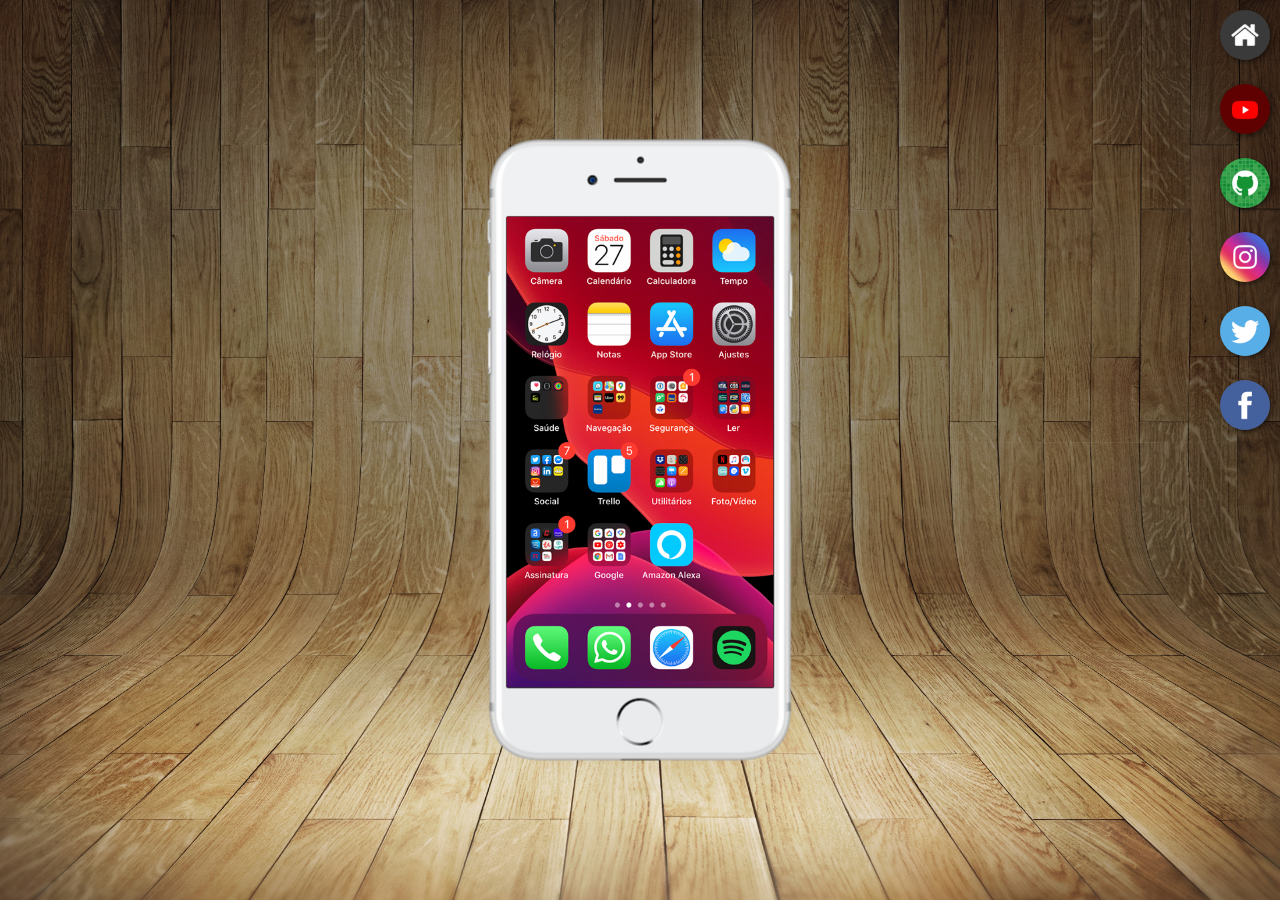
<file: index.html>
<!DOCTYPE html>
<html lang="pt-br">
<head>
    <meta charset="UTF-8">
    <meta name="viewport" content="width=device-width, initial-scale=1.0"> 
    <link rel="shortcut icon" href="favicon.ico" type="image/x-icon">
    <link rel="stylesheet" href="estilos/style.css">
    <title>Projeto Redes Sociais</title>
</head>
<body>
    <main>
        <section id="telefone">
            <iframe src="home.html" name="tela" id="tela" frameborder="0">
                Seu navegador não é compatível com isso.
            </iframe>
        </section>

        <section id="redes-sociais">
            <a href="home.html" target="tela"><img src="imagens/logo-home.jpg" alt=""></a><br>

            <a href="youtube.html" target="tela"><img src="imagens/logo-youtube.jpg" alt=""></a><br>

            <a href="github.html" target="tela"><img src="imagens/logo-github.jpg" alt=""></a><br>

            <a href="instagram.html" target="tela"><img src="imagens/logo-instagram.jpg" alt=""></a><br>

            <a href="x.html" target="tela"><img src="imagens/logo-twitter.jpg" alt=""></a><br>

            <a href="facebook.html" target="tela"><img src="imagens/logo-facebook.jpg" alt=""></a>
             
        </section>
    </main>
</body>
</html>
</file>
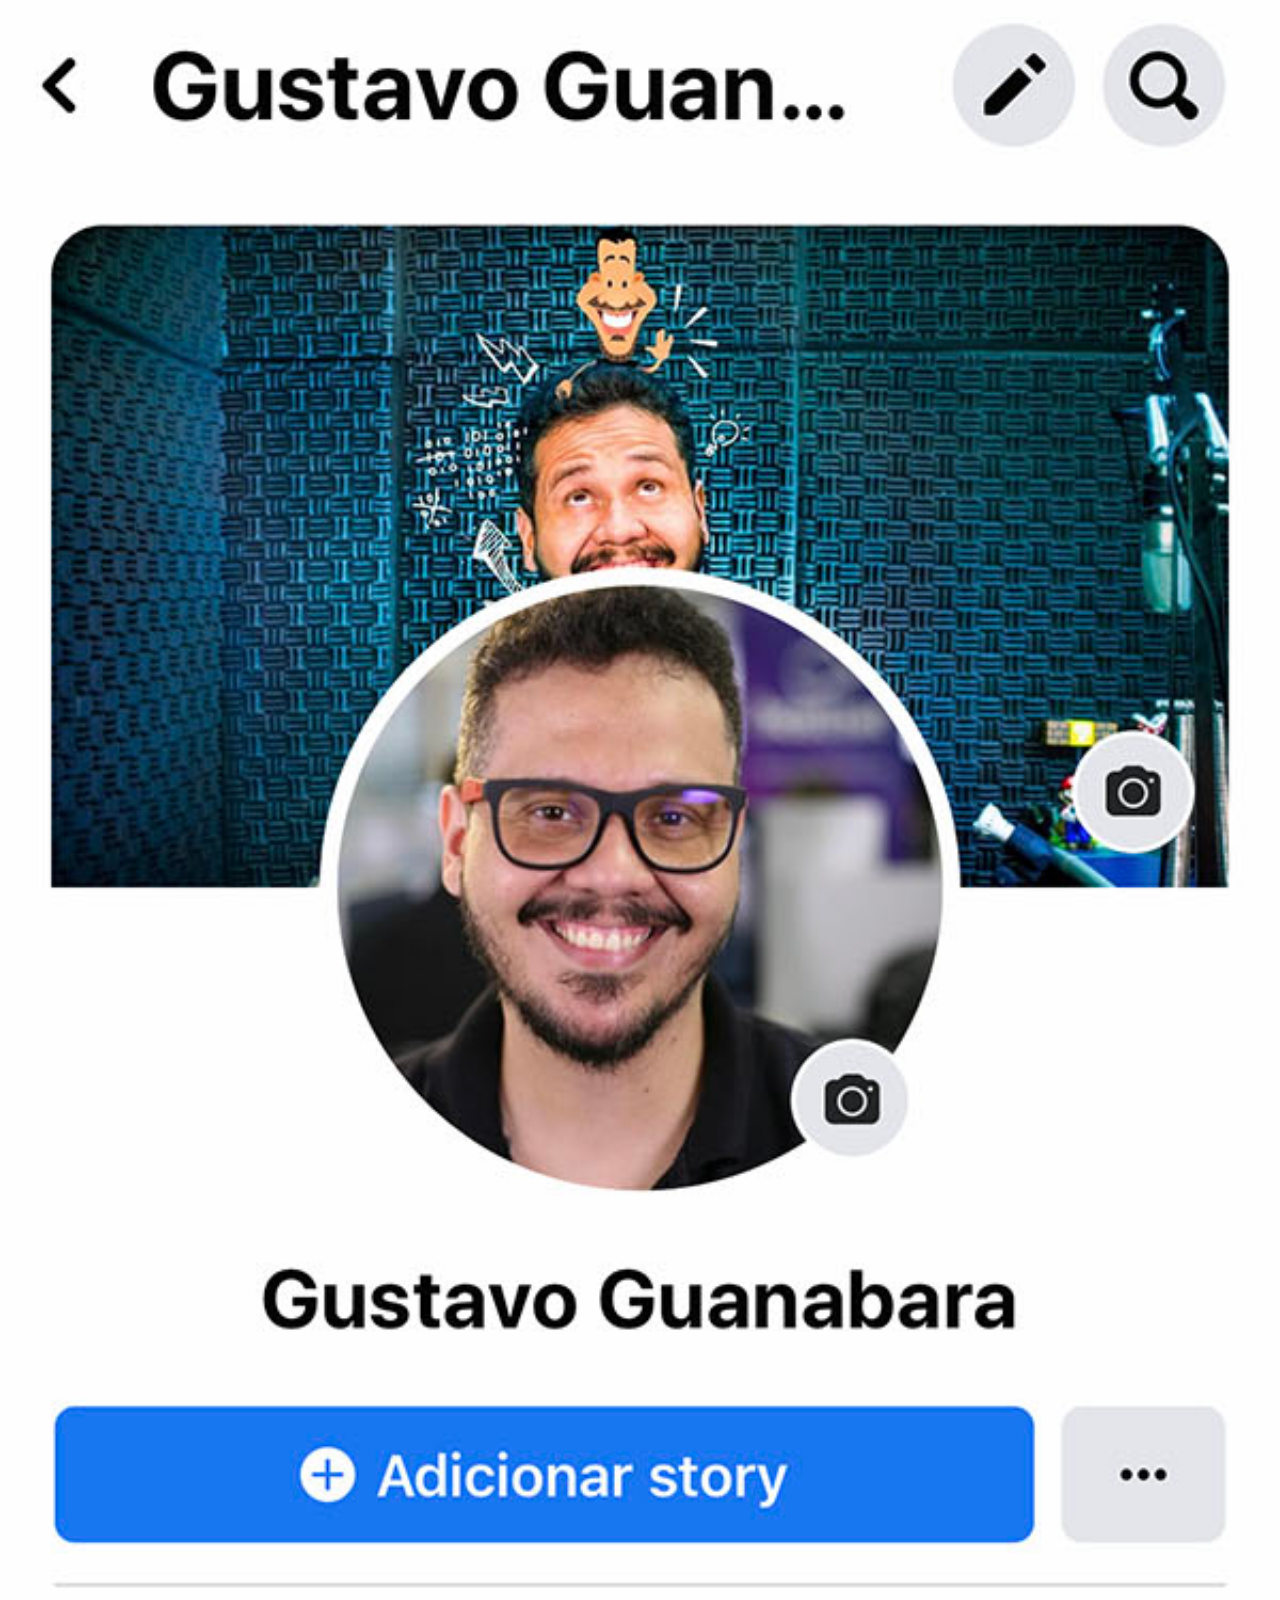
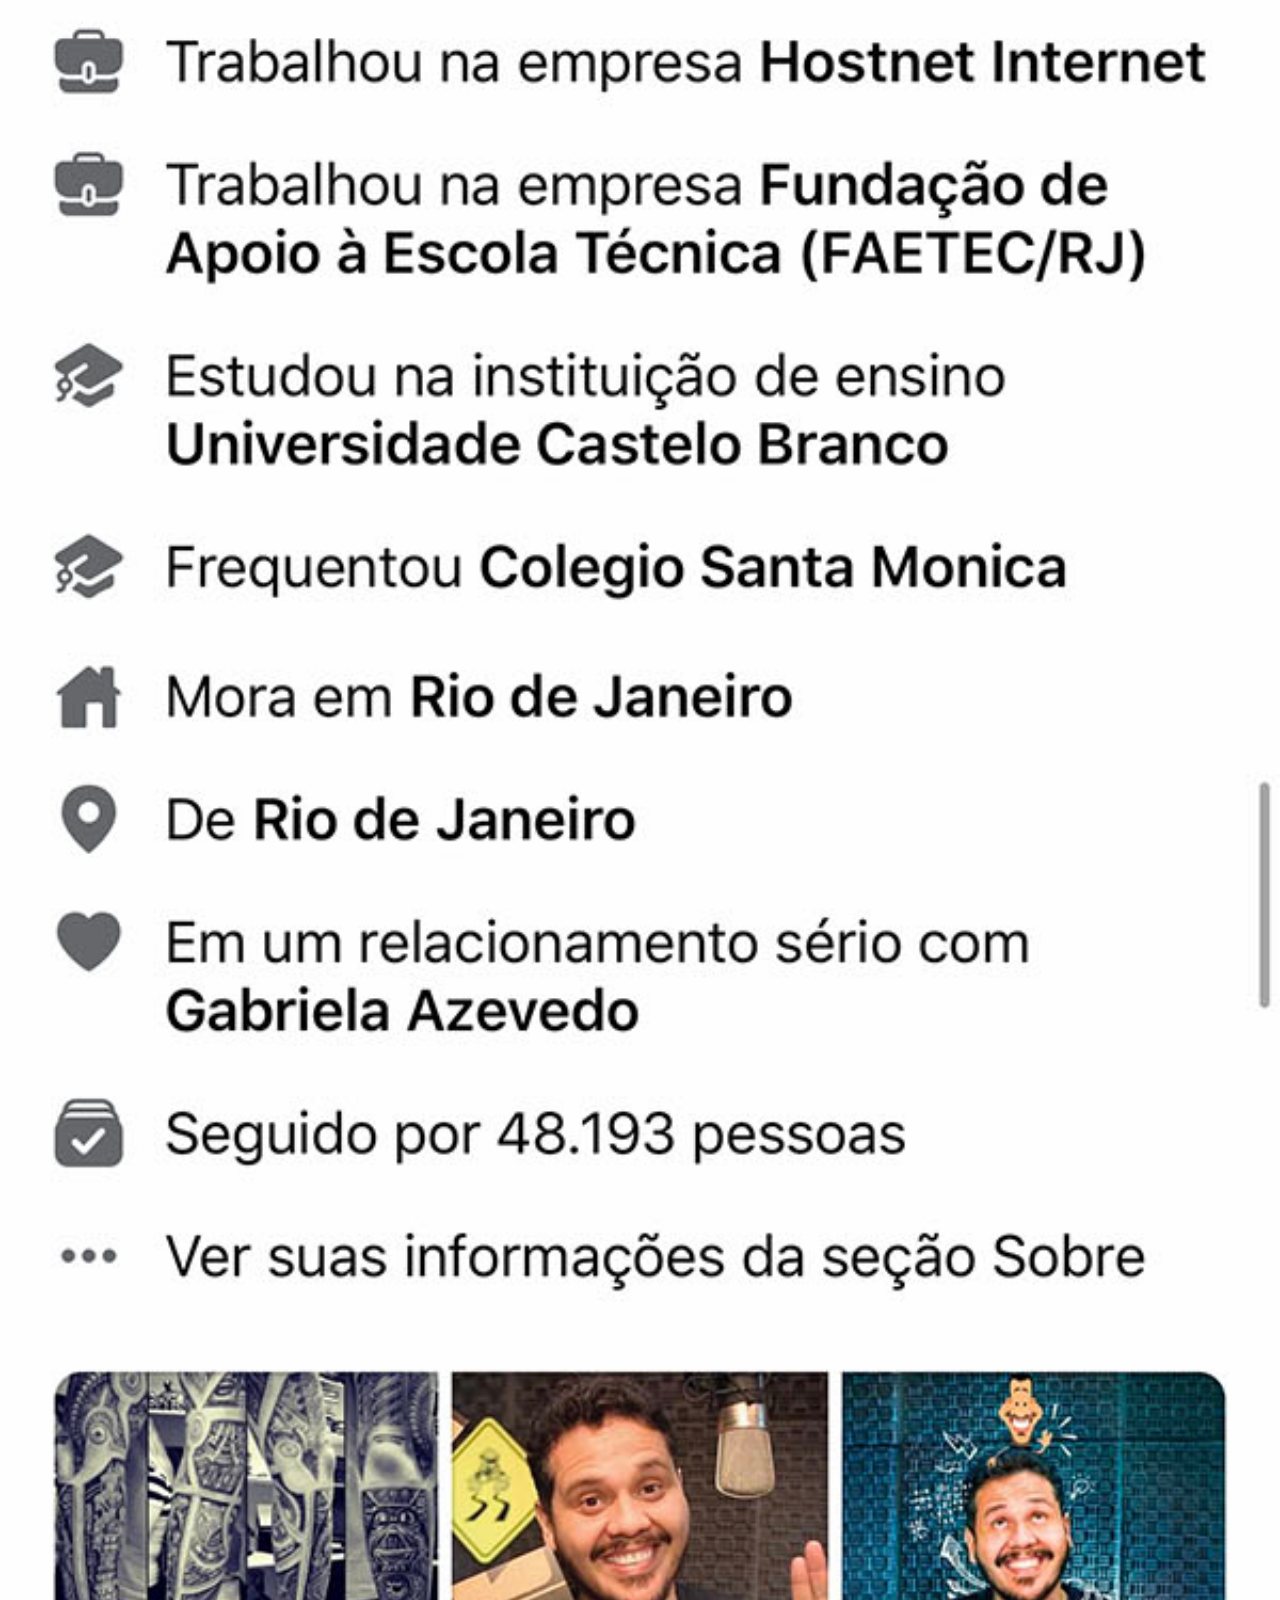
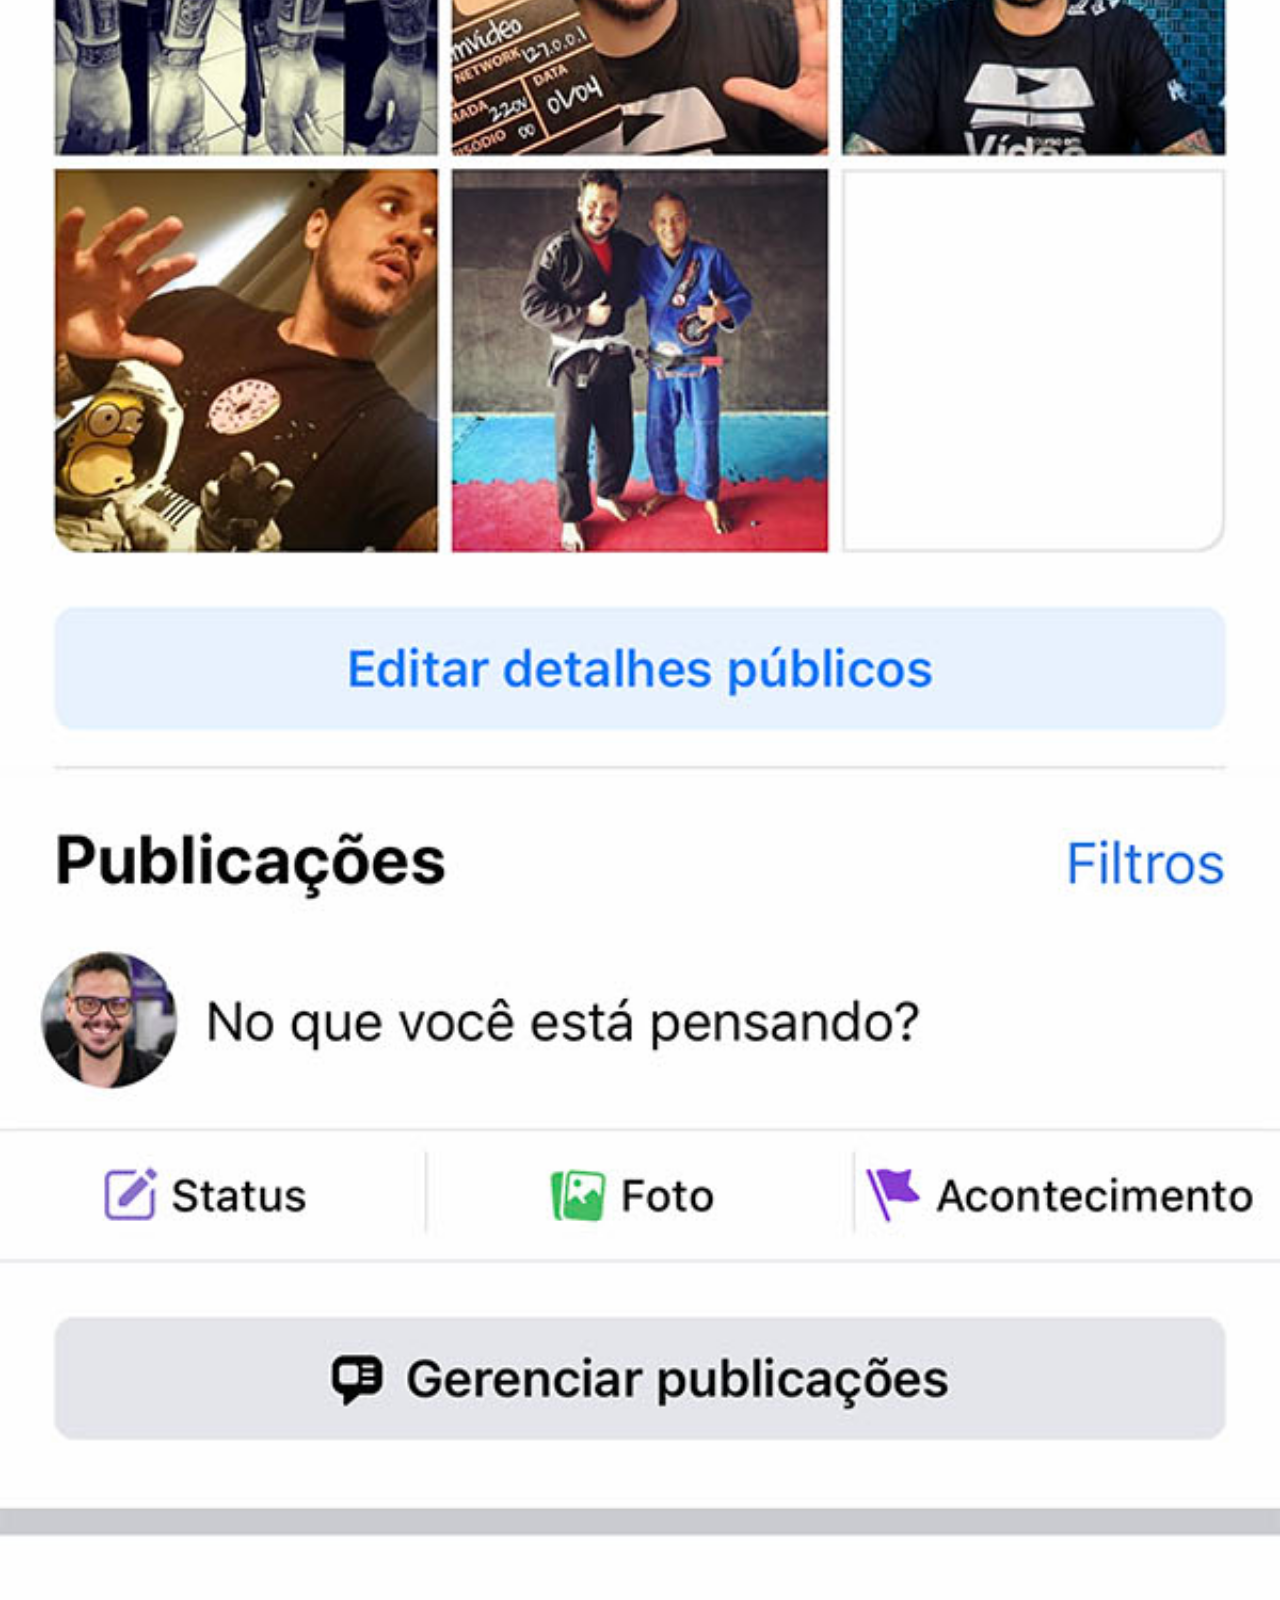
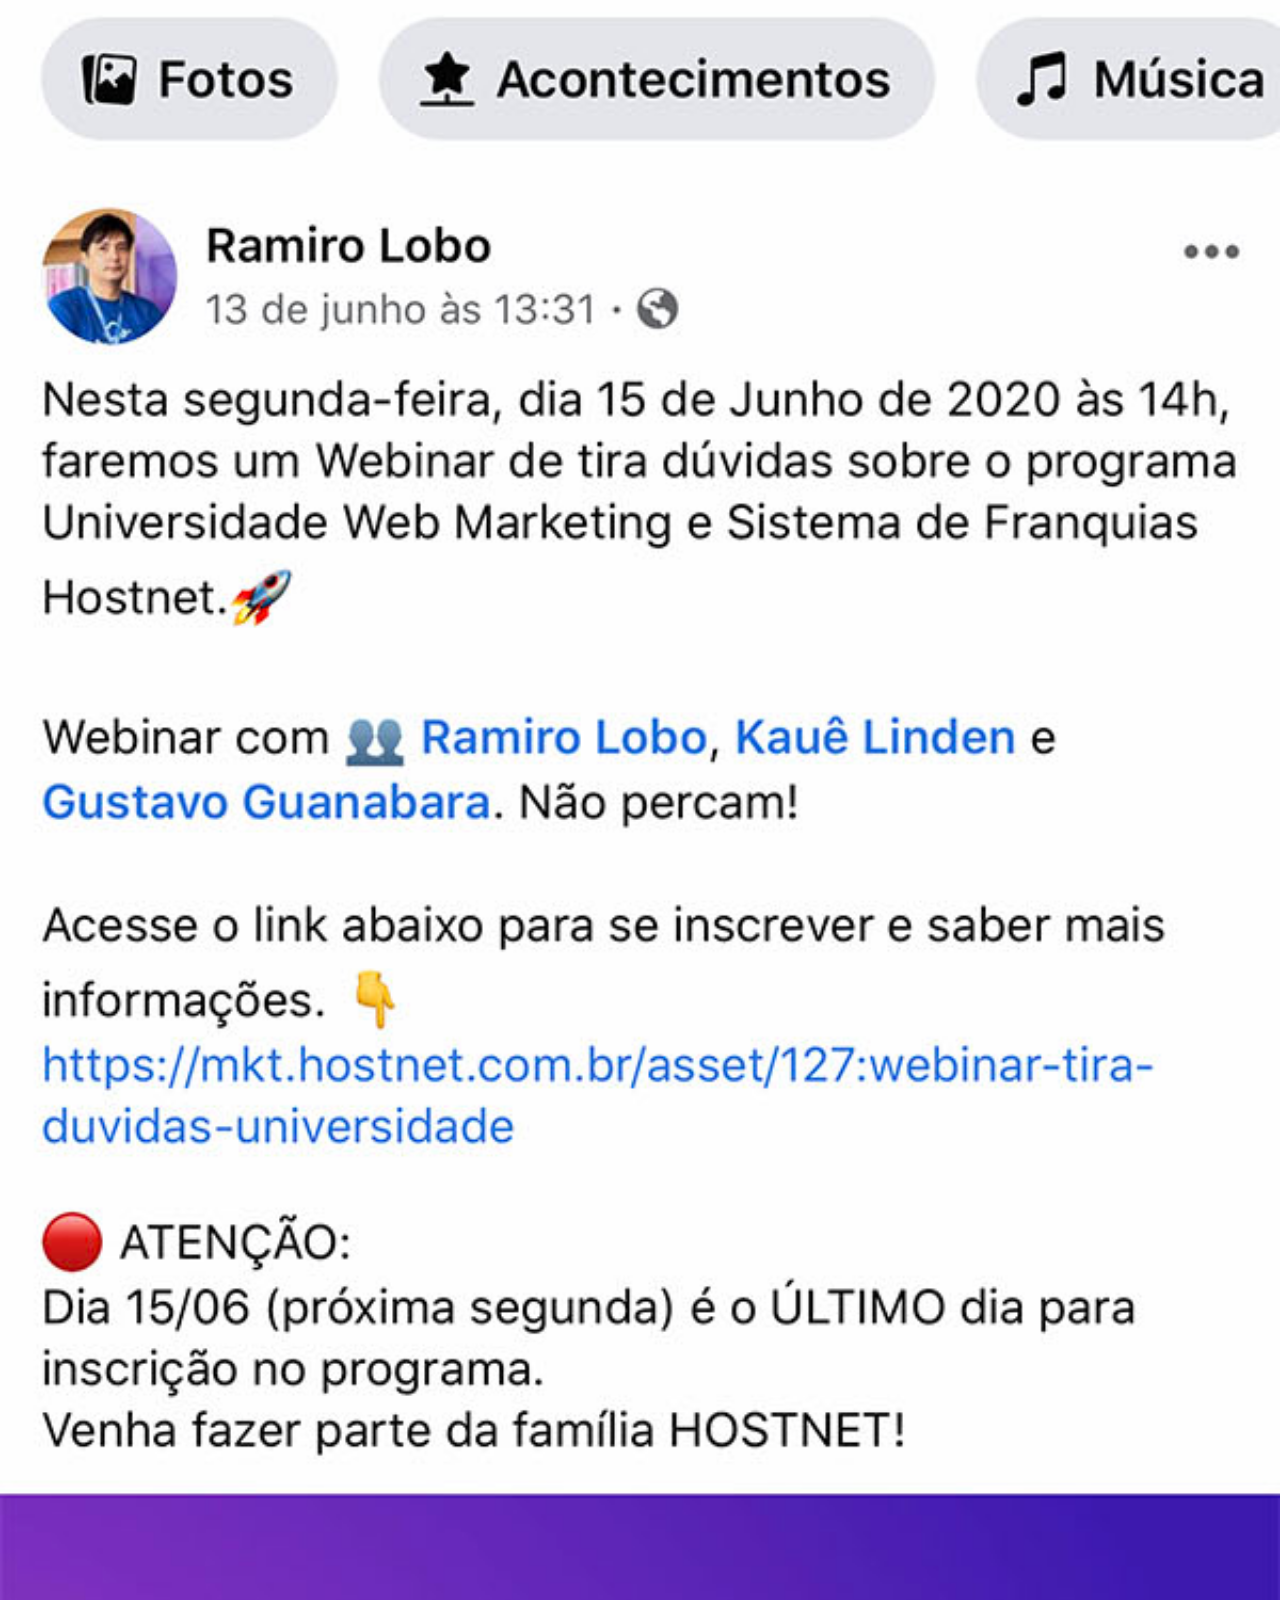
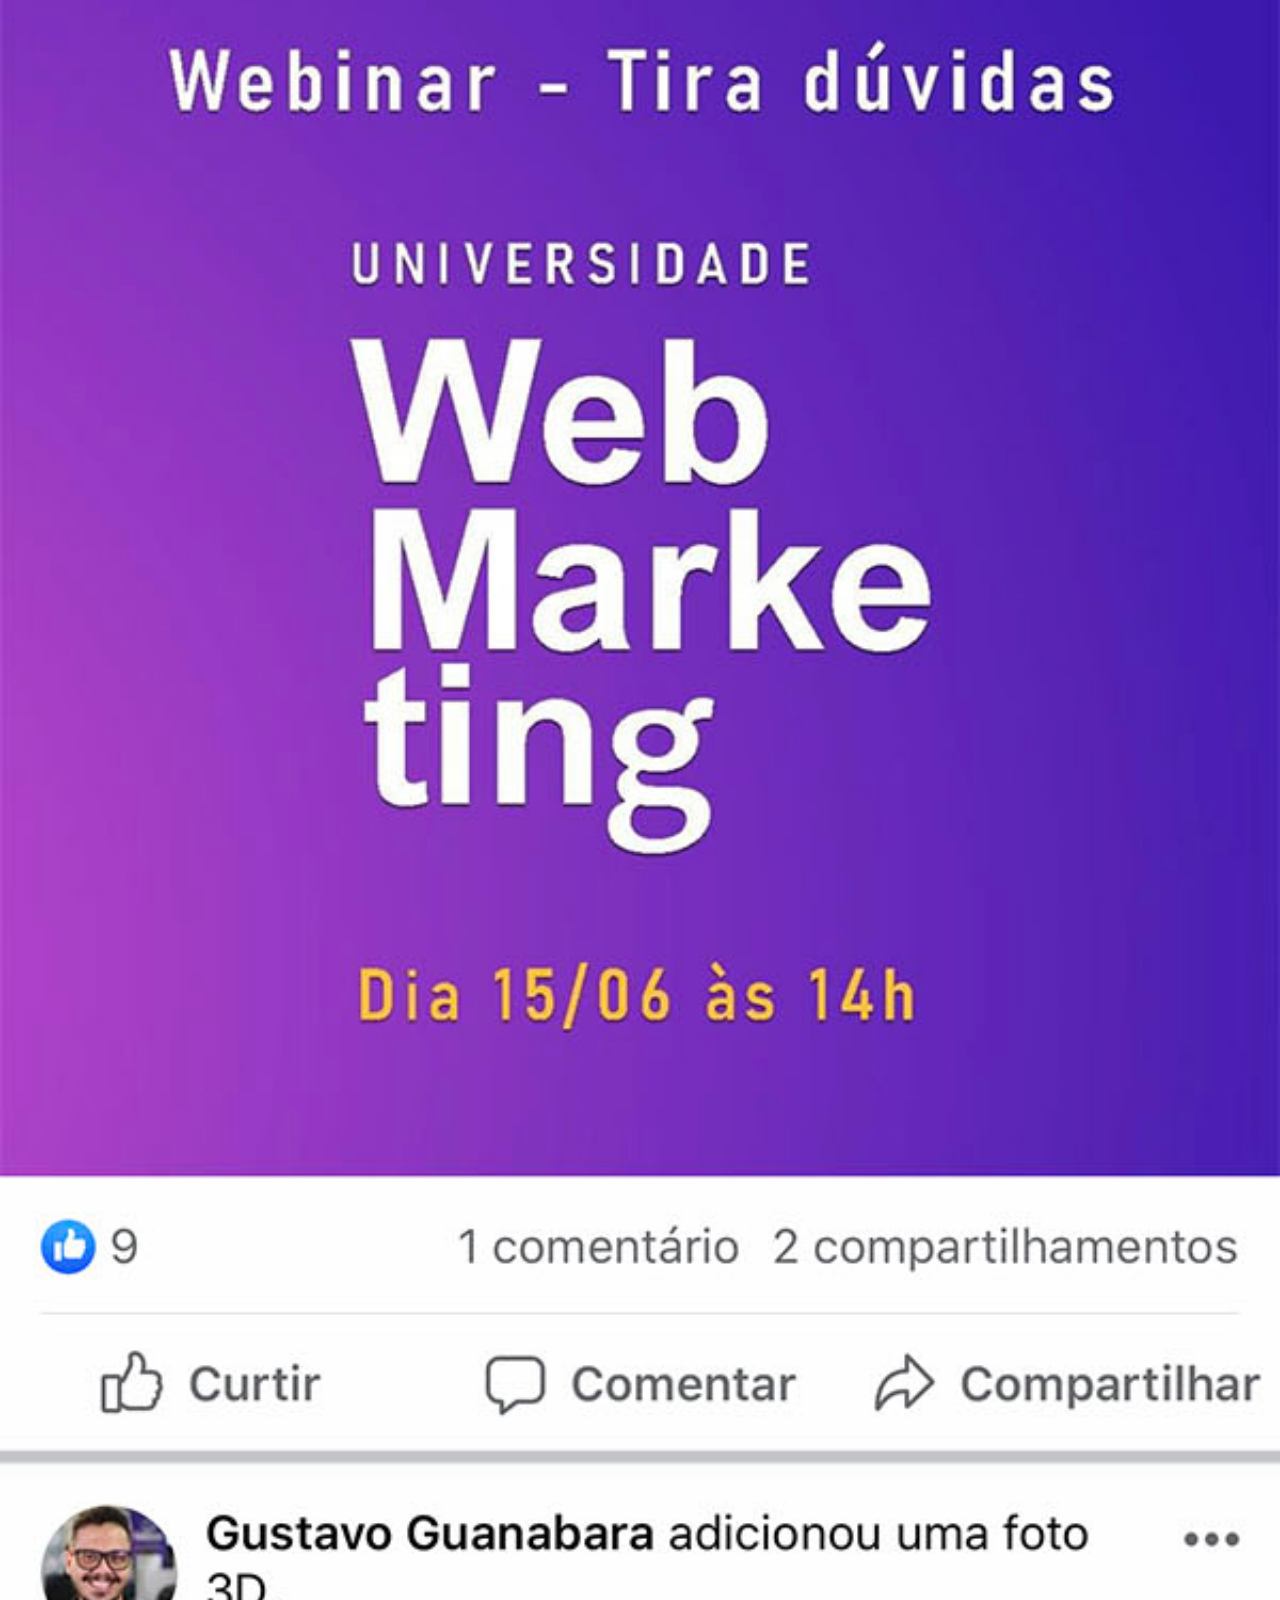
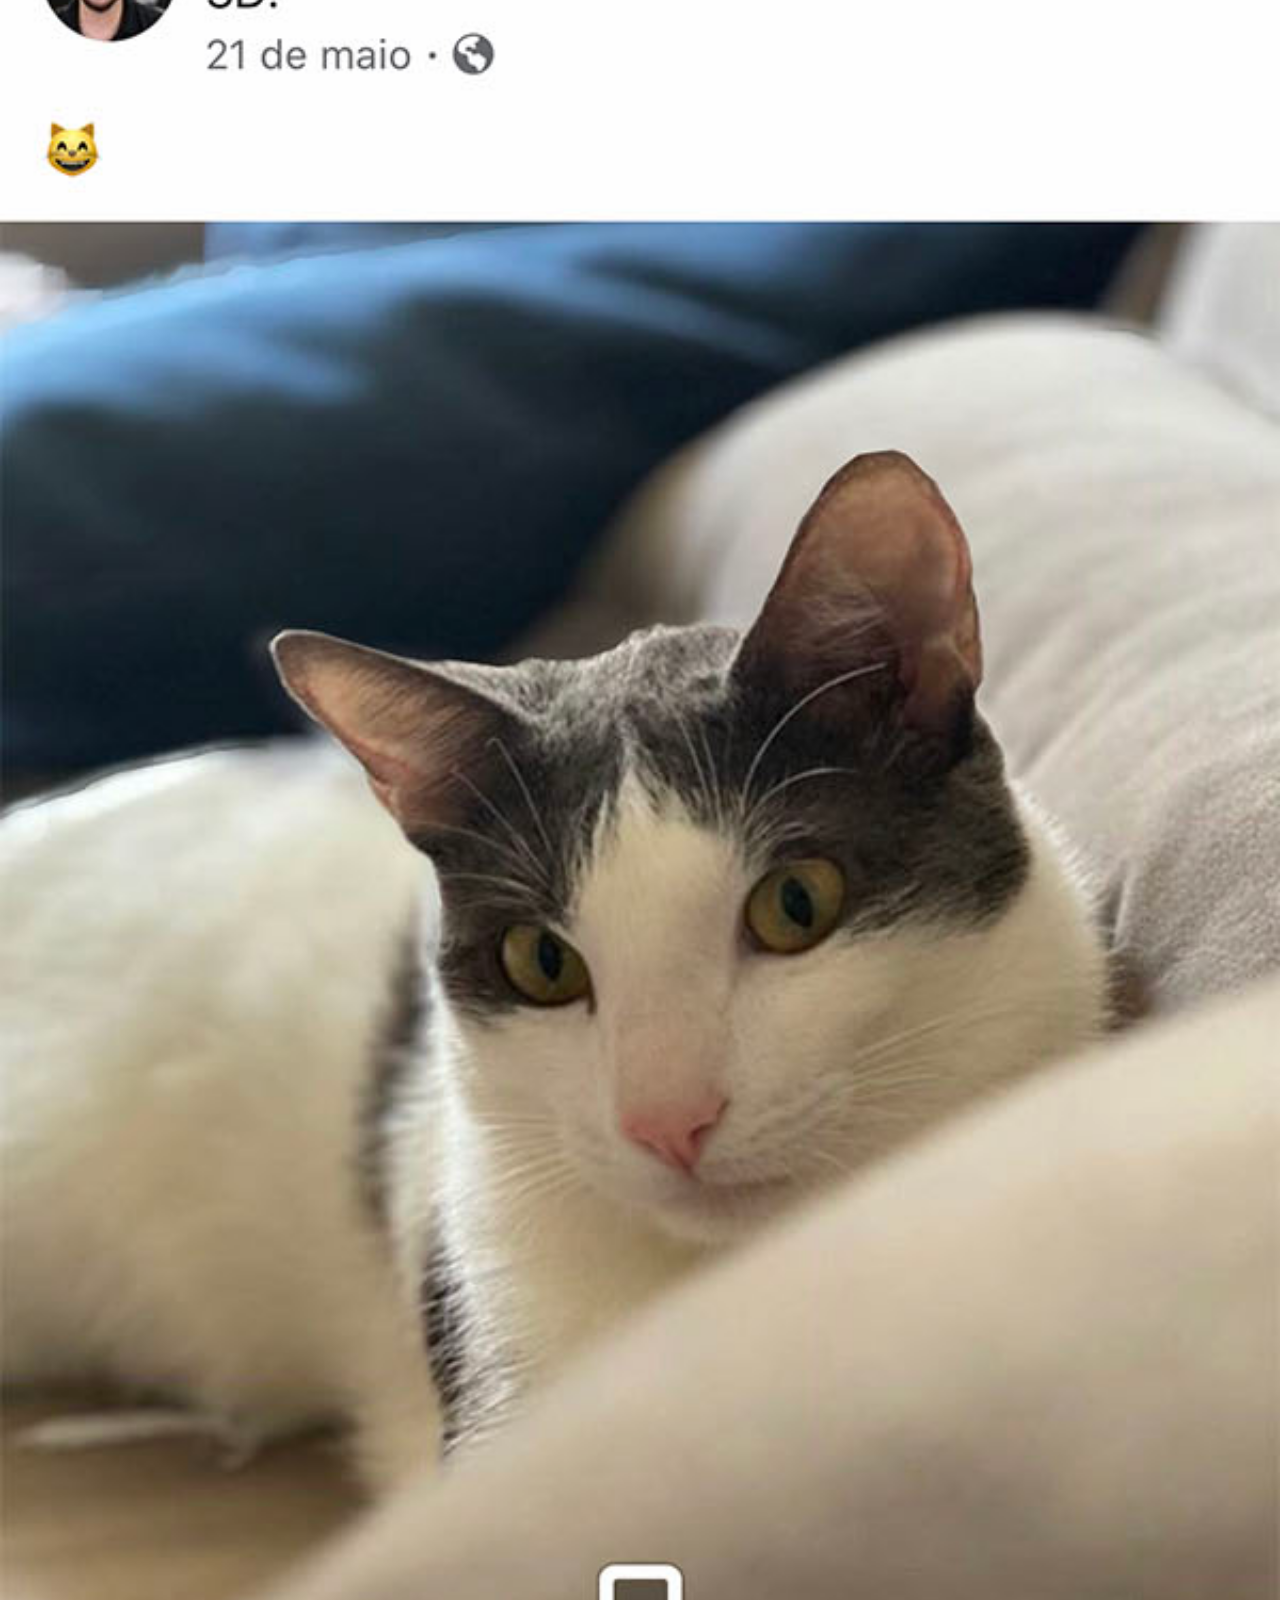
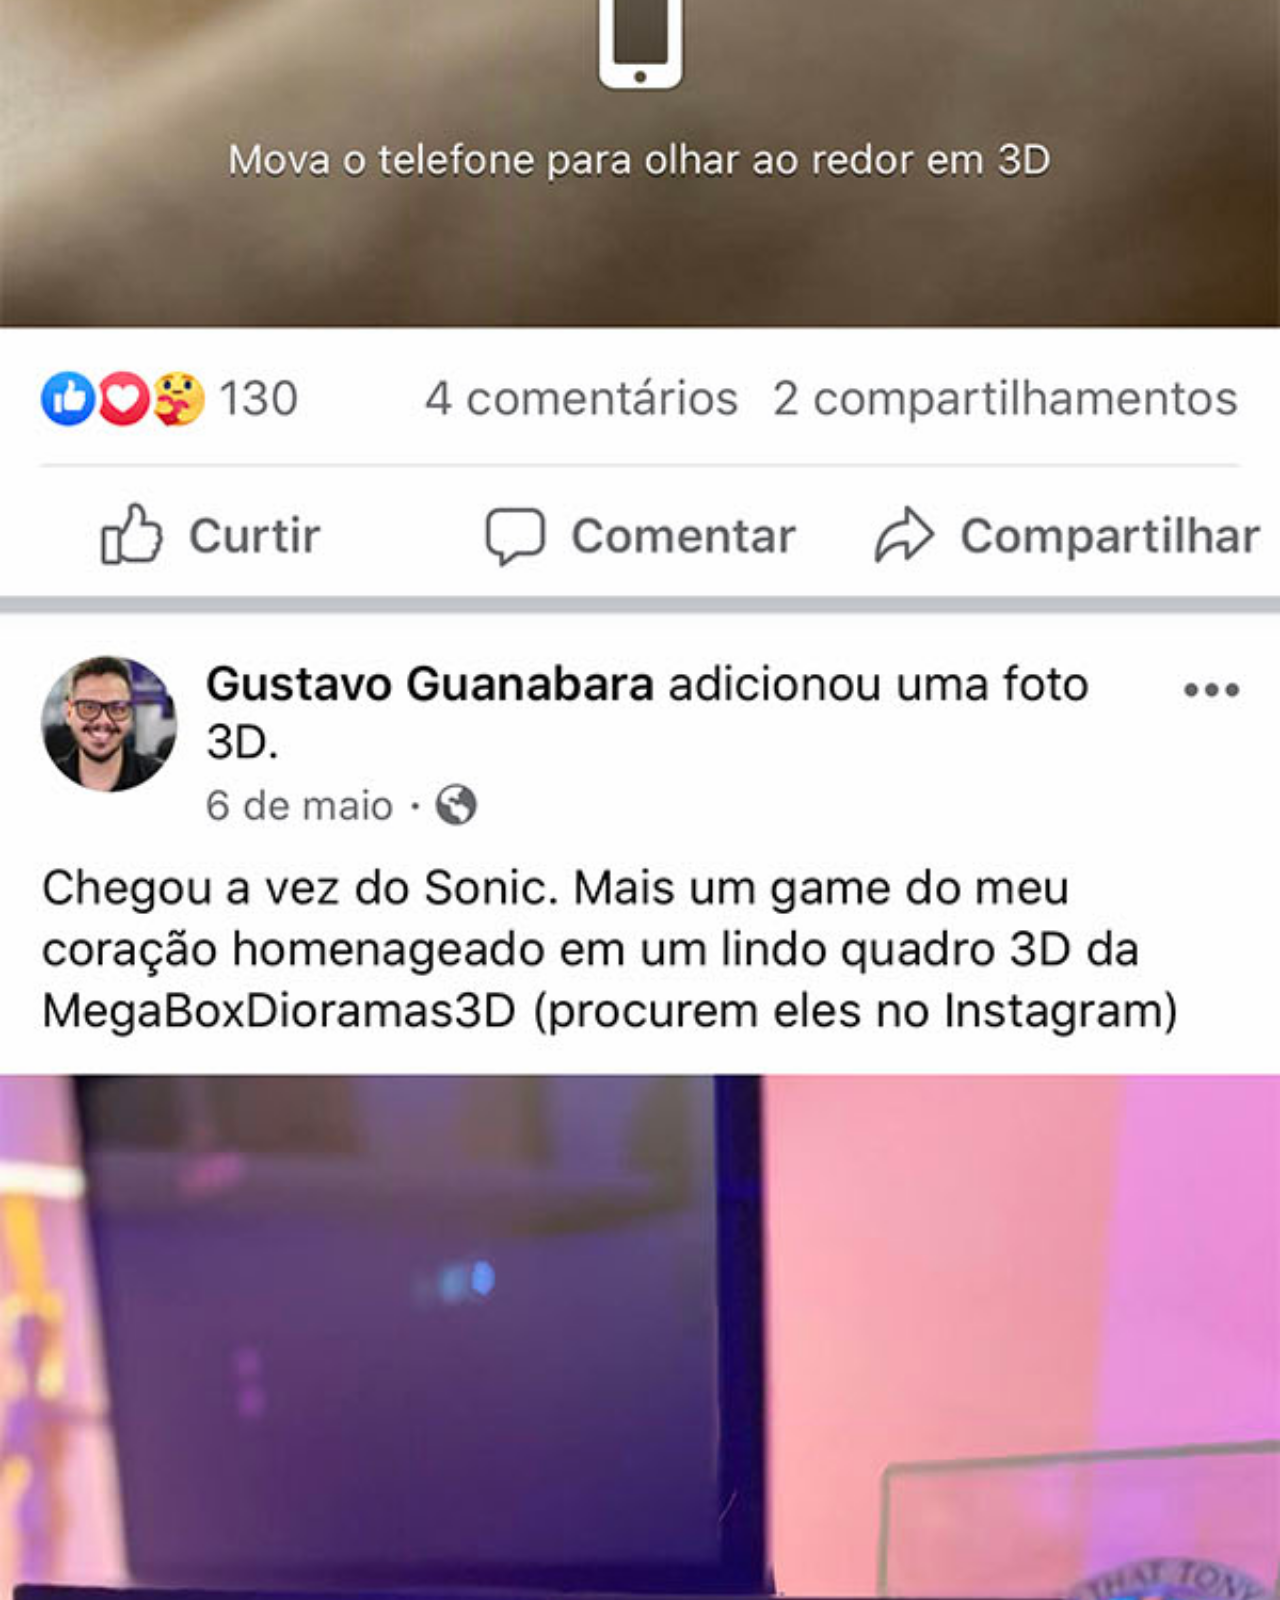
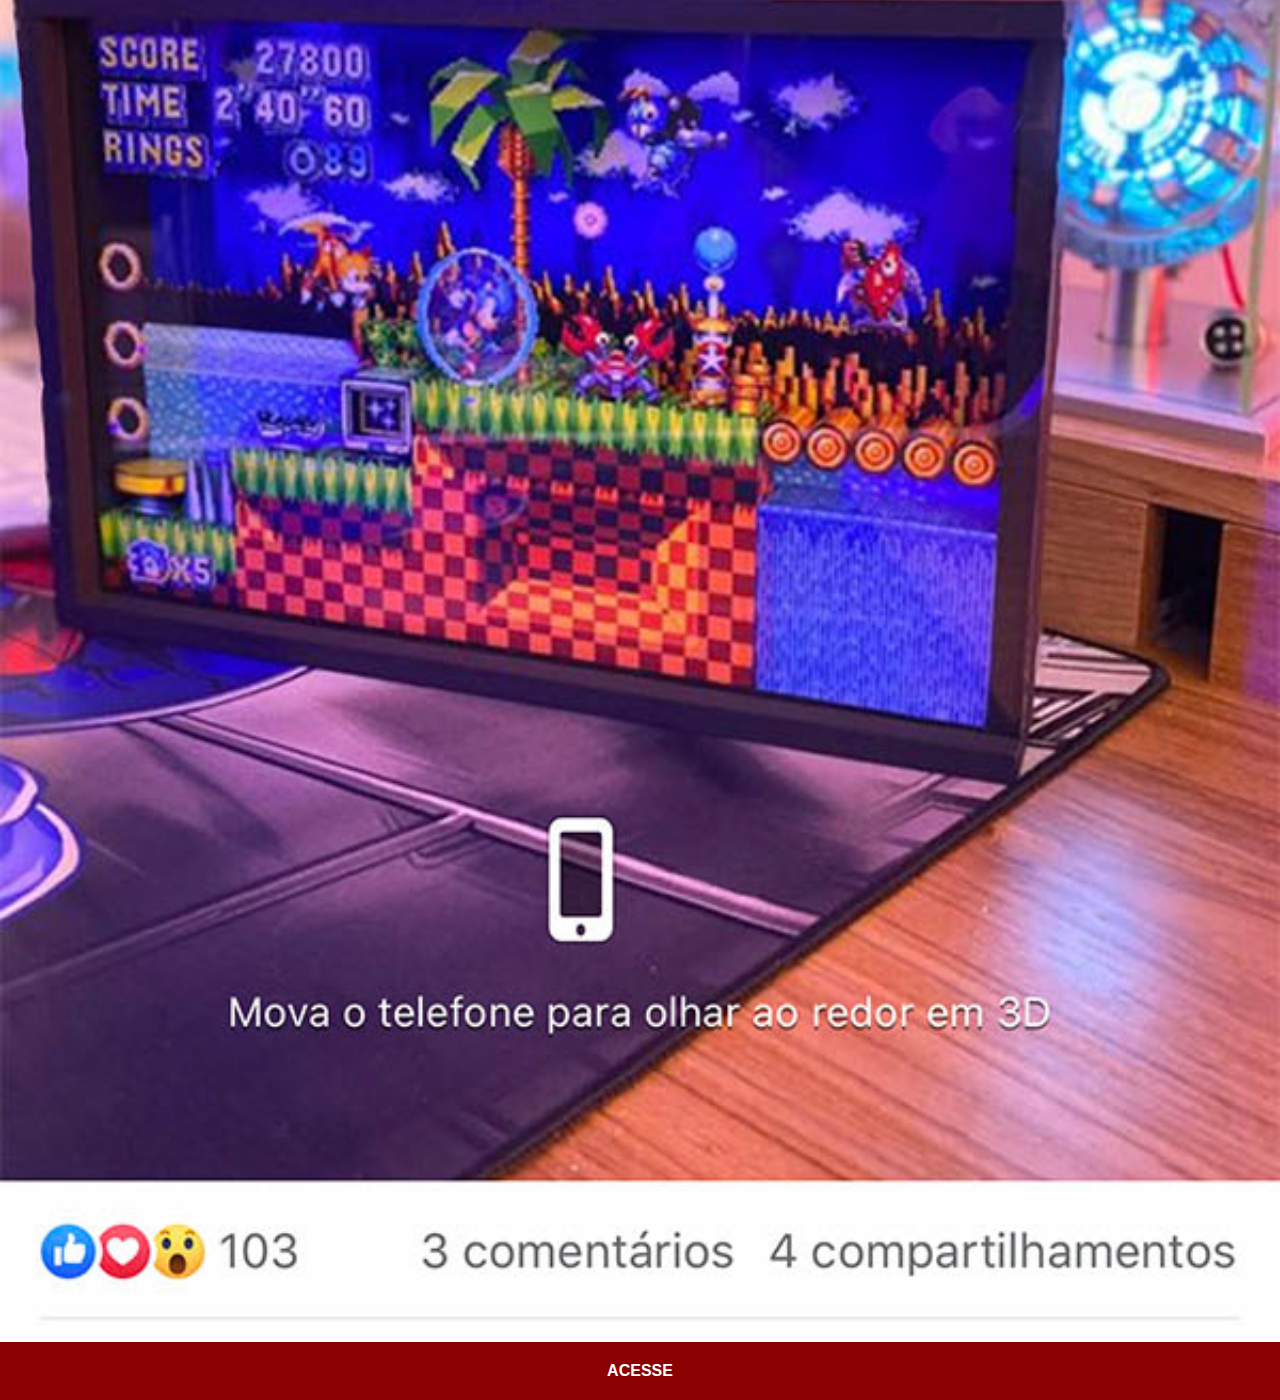
<file: facebook.html>
<!DOCTYPE html>
<html lang="pt-br">
<head>
    <meta charset="UTF-8">
    <meta name="viewport" content="width=device-width, initial-scale=1.0">
    <title>Facebook</title>
    <link rel="stylesheet" href="estilos/social.css">
</head>
<body>
    <img src="imagens/tela-facebook.jpg" alt="Facebook">
    <a href="https://www.facebook.com/matheuslazaroto.goncalves/" target="_blank">ACESSE</a>
</body>
</html>
</file>
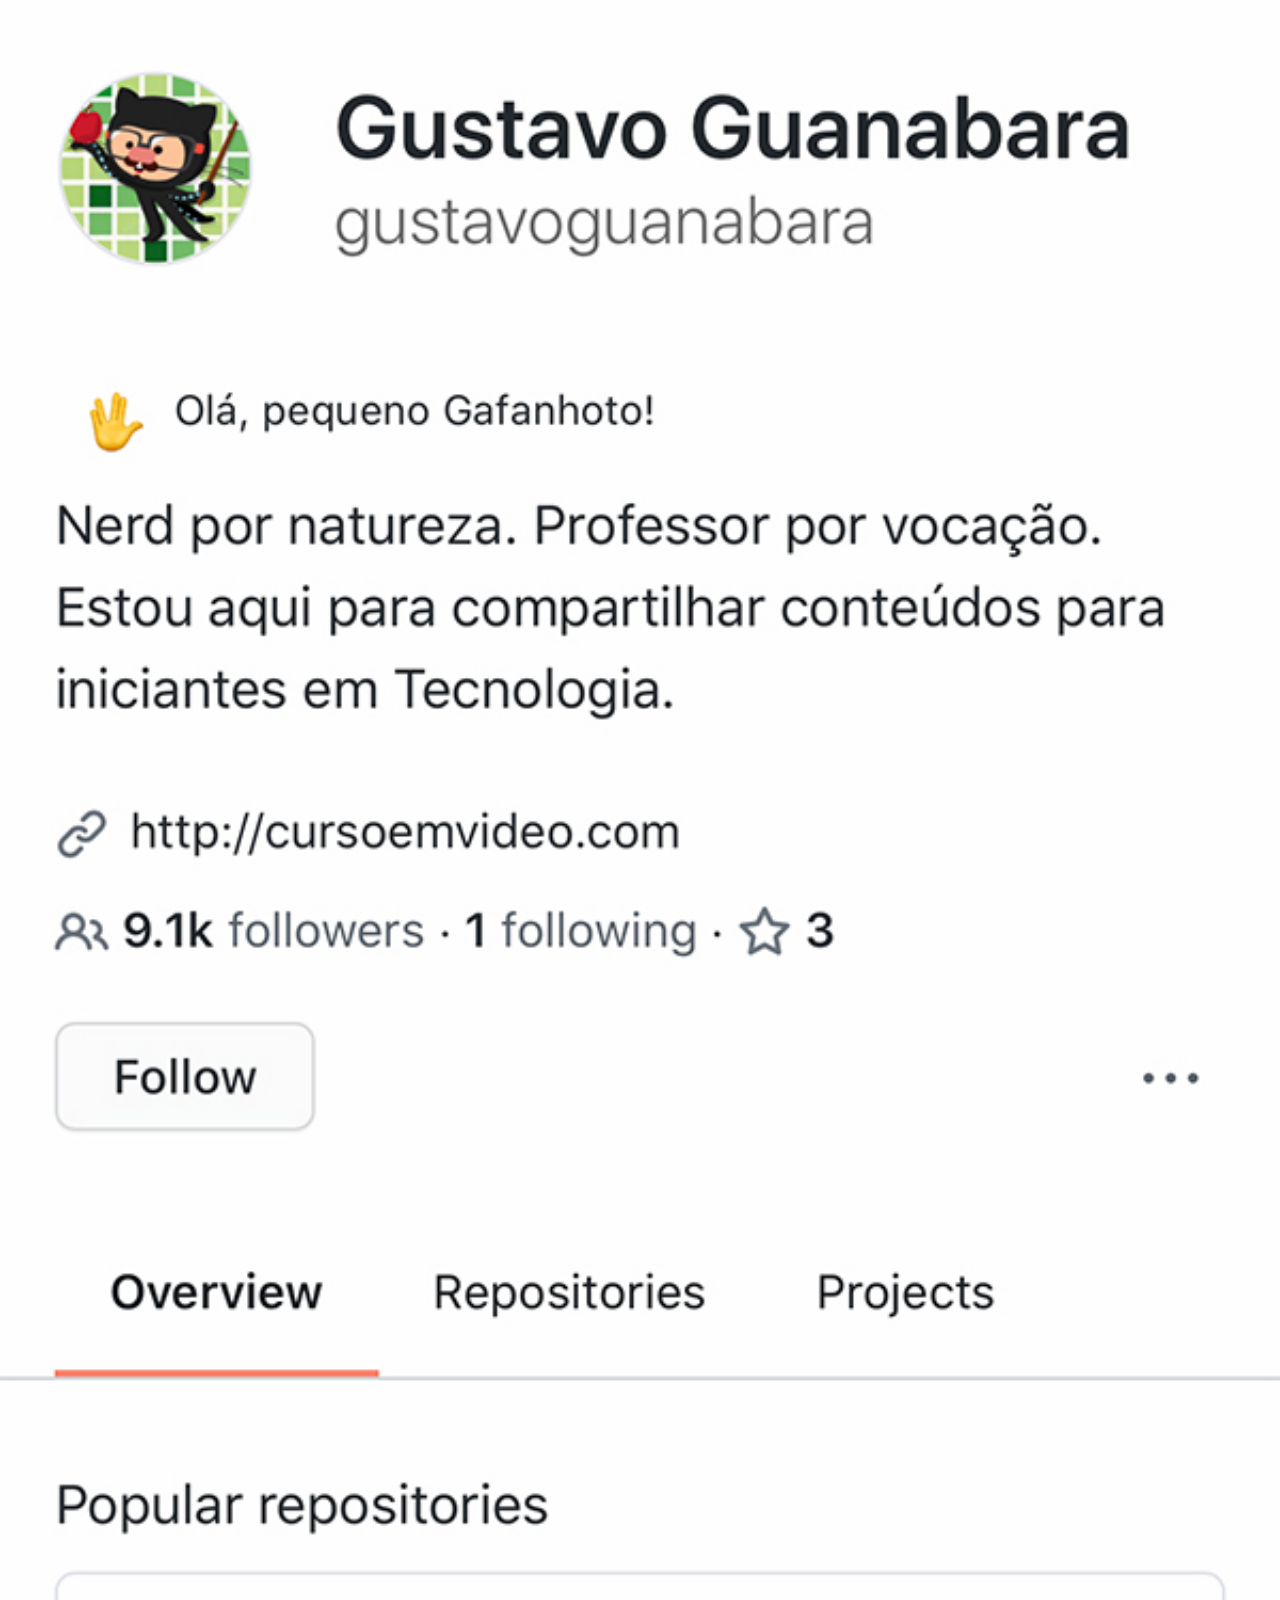
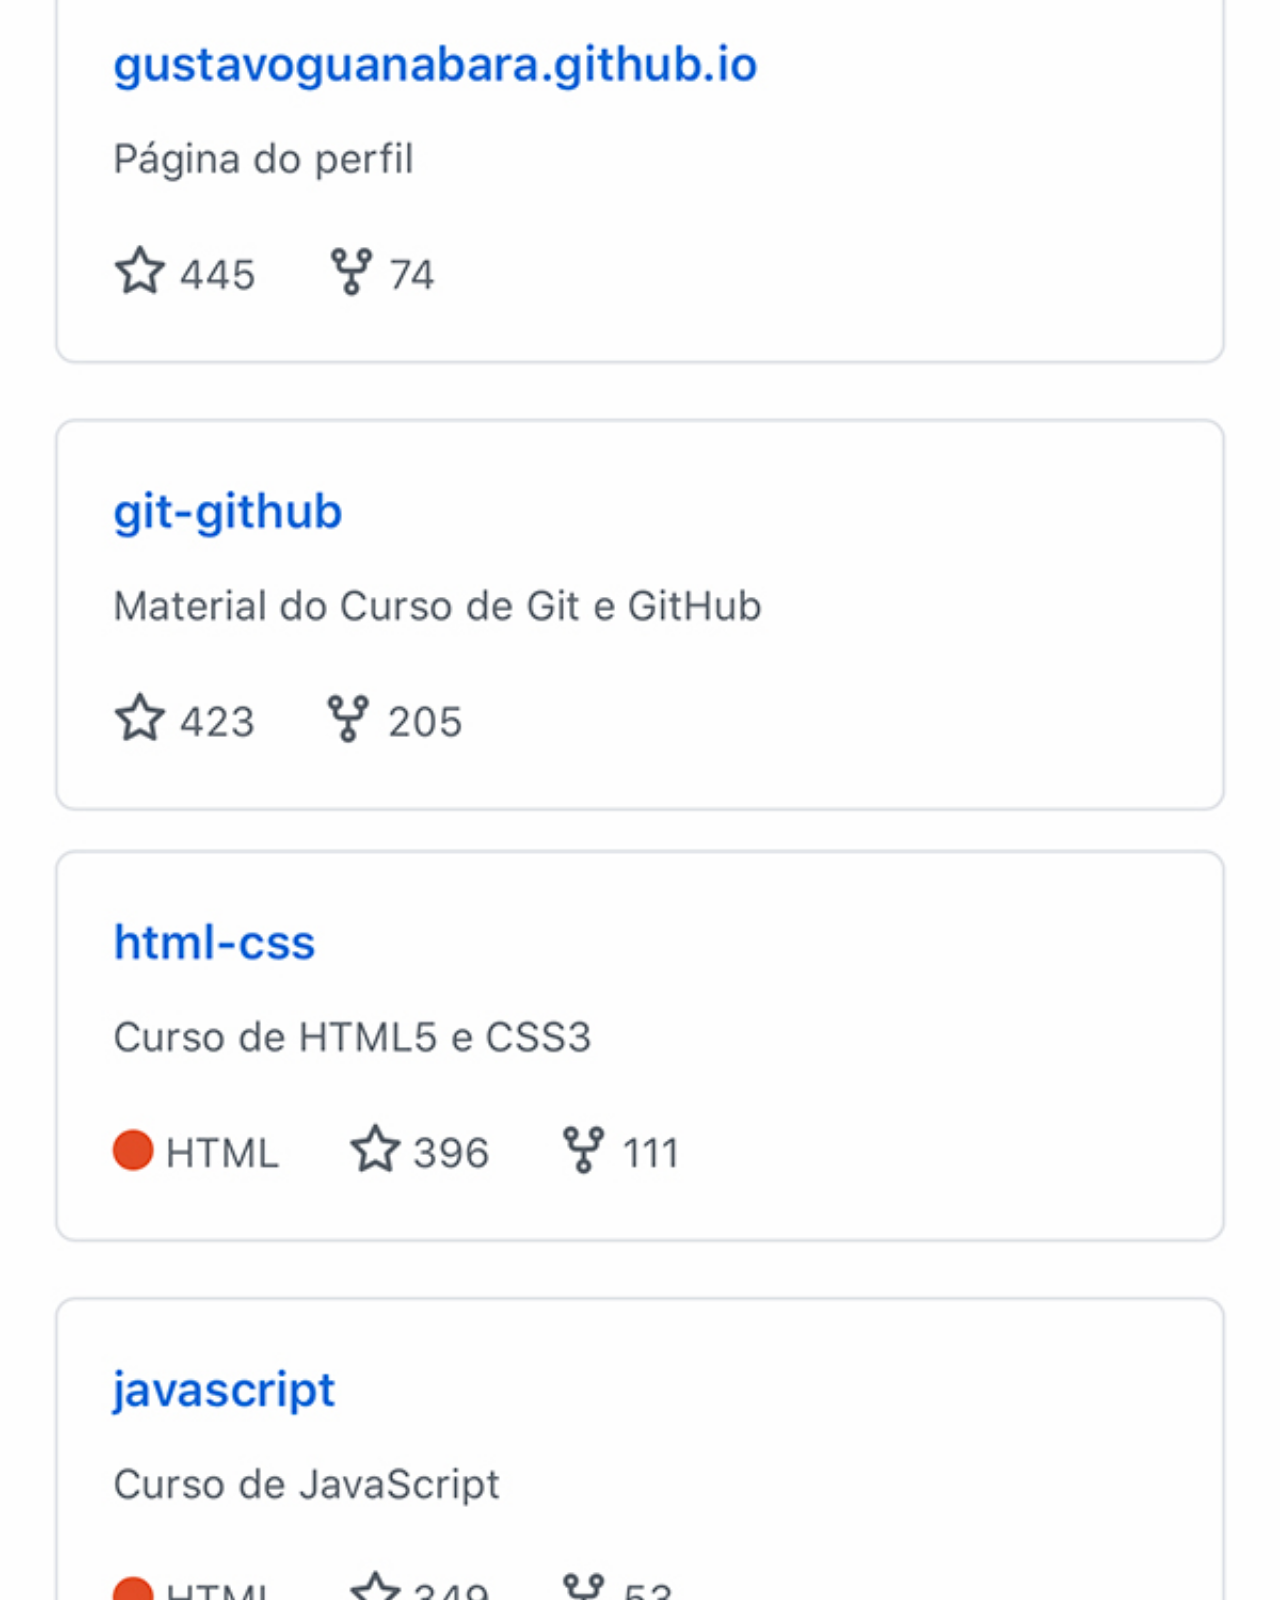
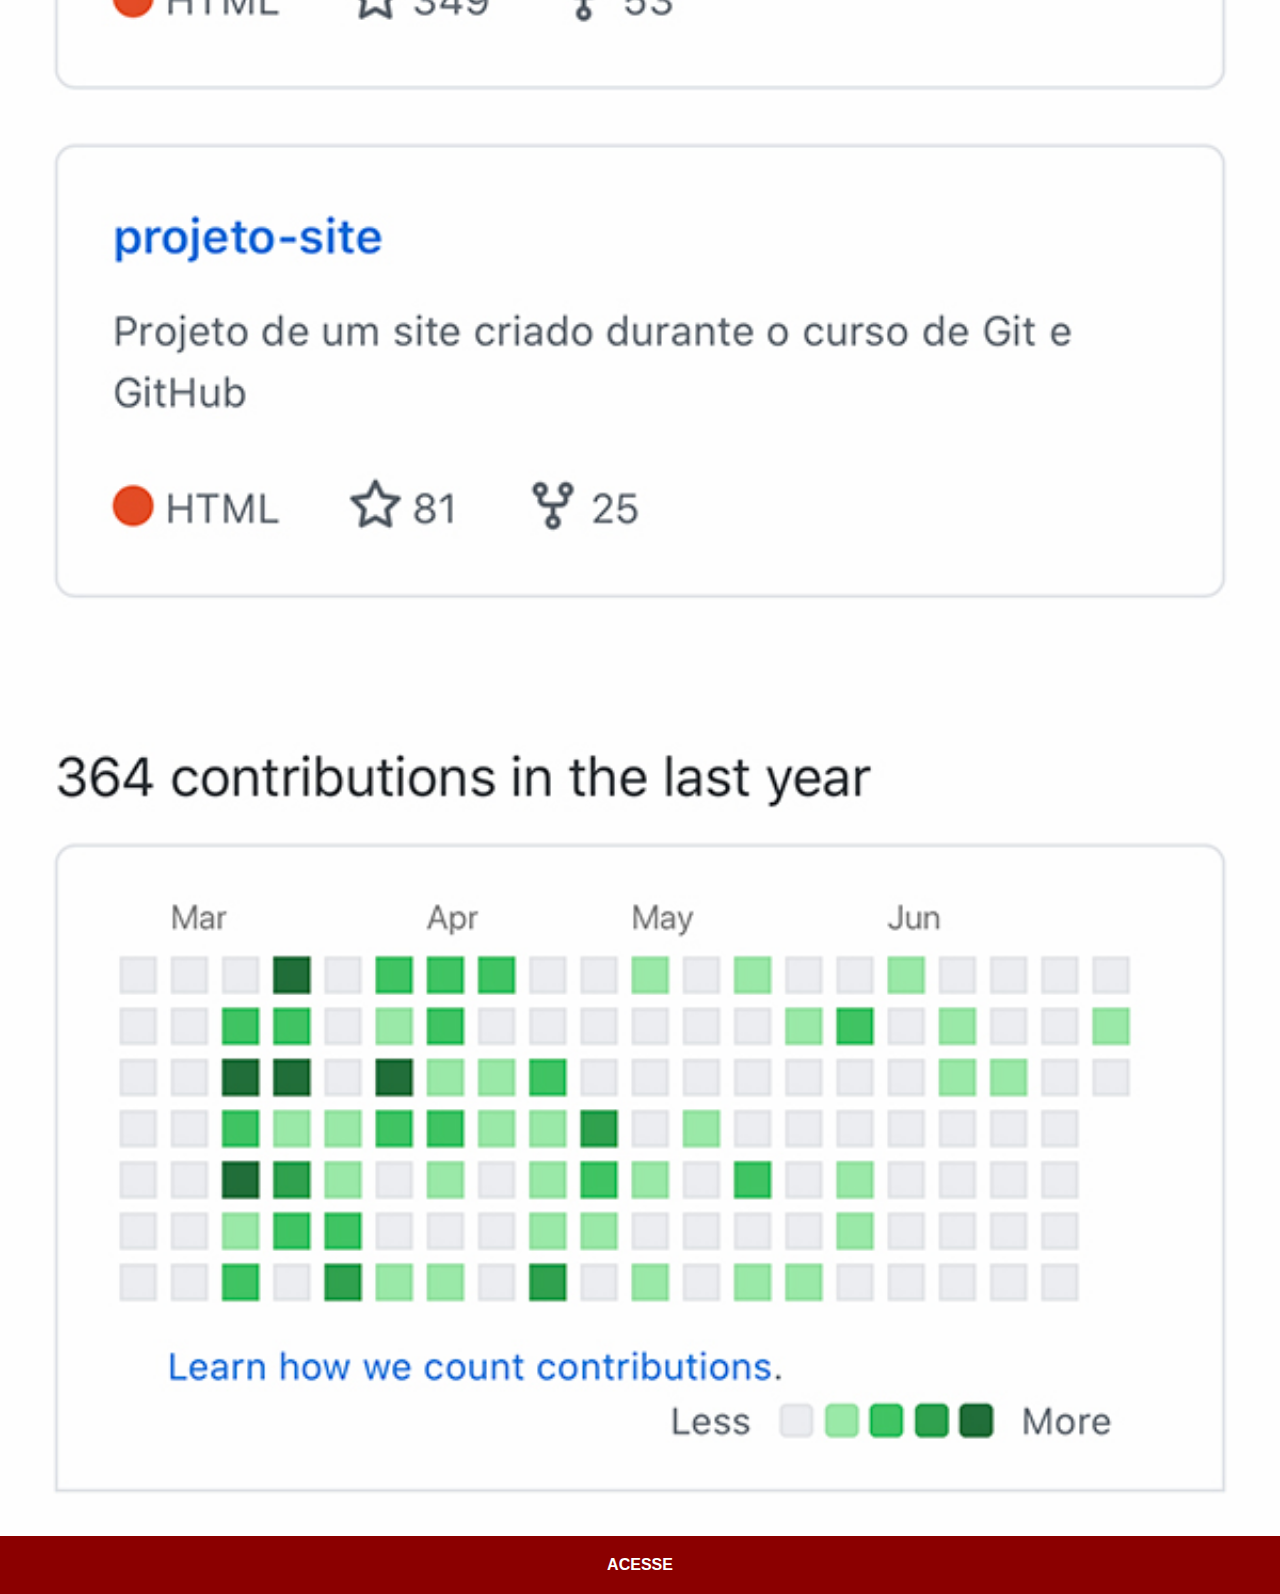
<file: github.html>
<!DOCTYPE html>
<html lang="pt-br">
<head>
    <meta charset="UTF-8">
    <meta name="viewport" content="width=device-width, initial-scale=1.0">
    <title>Github</title>
    <link rel="stylesheet" href="estilos/social.css">
</head>
<body>
    <img src="imagens/tela-github.jpg" alt="GitHub">
    <a href="https://github.com/Lazarotoo/" target="_blank">ACESSE</a>
</body>
</html>
</file>
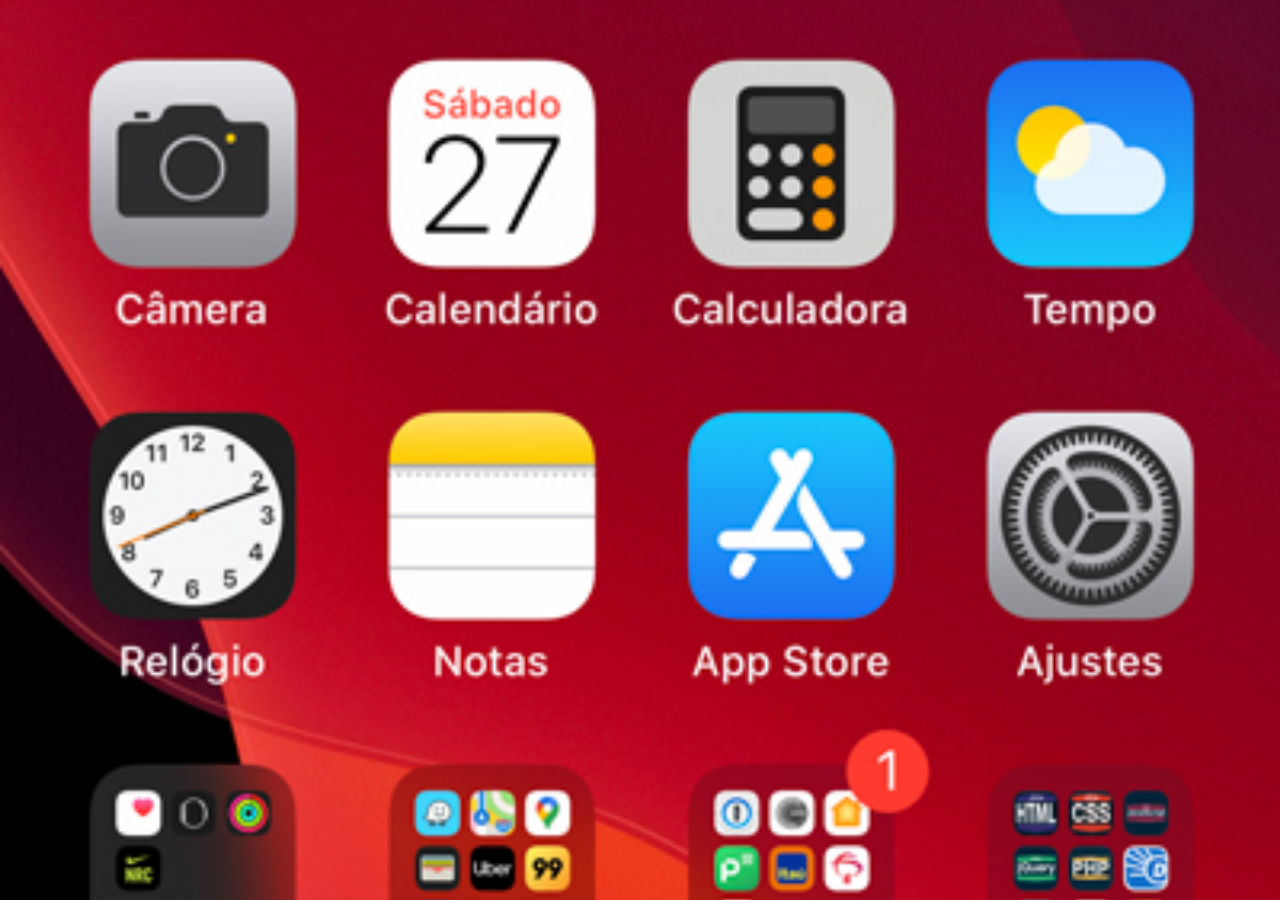
<file: home.html>
<!DOCTYPE html>
<html lang="pt-br">
<head>
    <meta charset="UTF-8">
    <meta name="viewport" content="width=device-width, initial-scale=1.0">
    <title>HOME</title>
</head>
<style>

* {
    margin: 0px;
    padding: 0px;
}

body {
    width: 100vw;
    height: 100vh;
    background: black url(imagens/tela-home.jpg) no-repeat top center;
    background-size: cover;
}

</style>
<body>
    
</body>
</html>
</file>
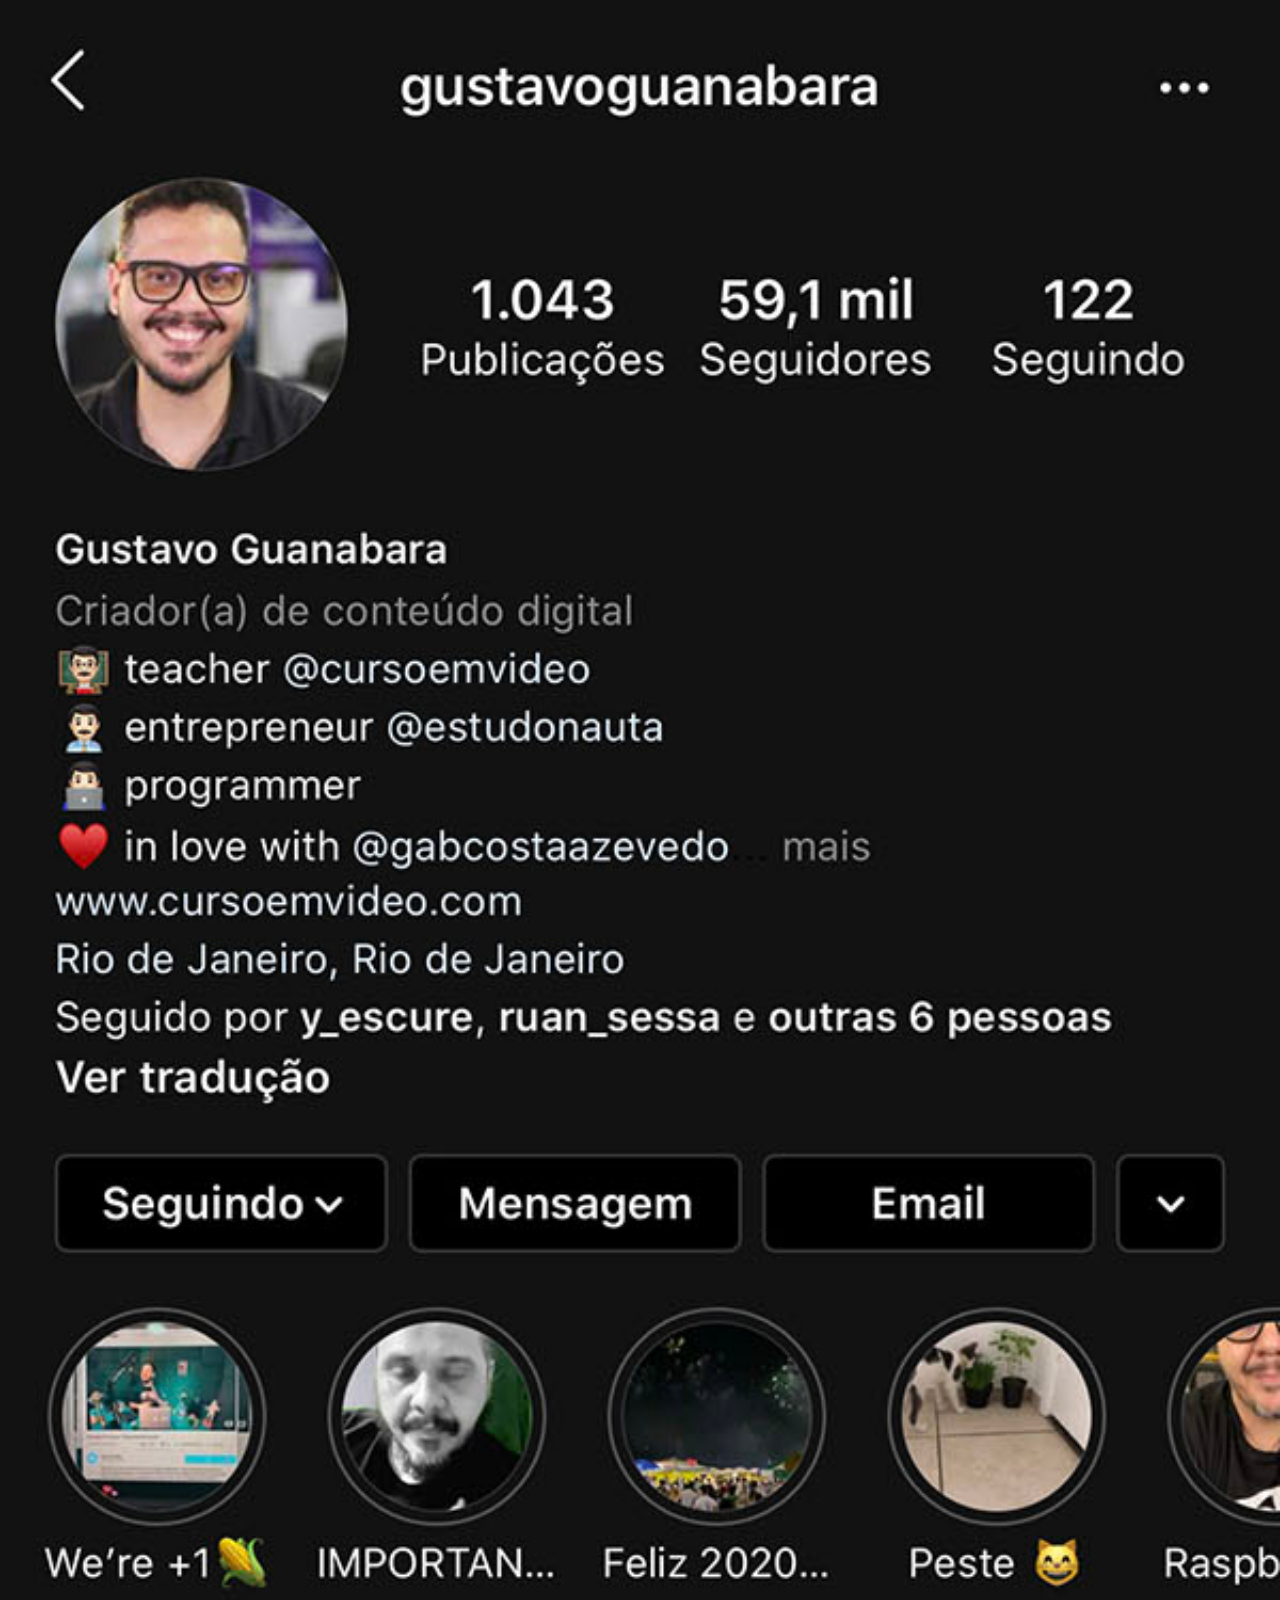
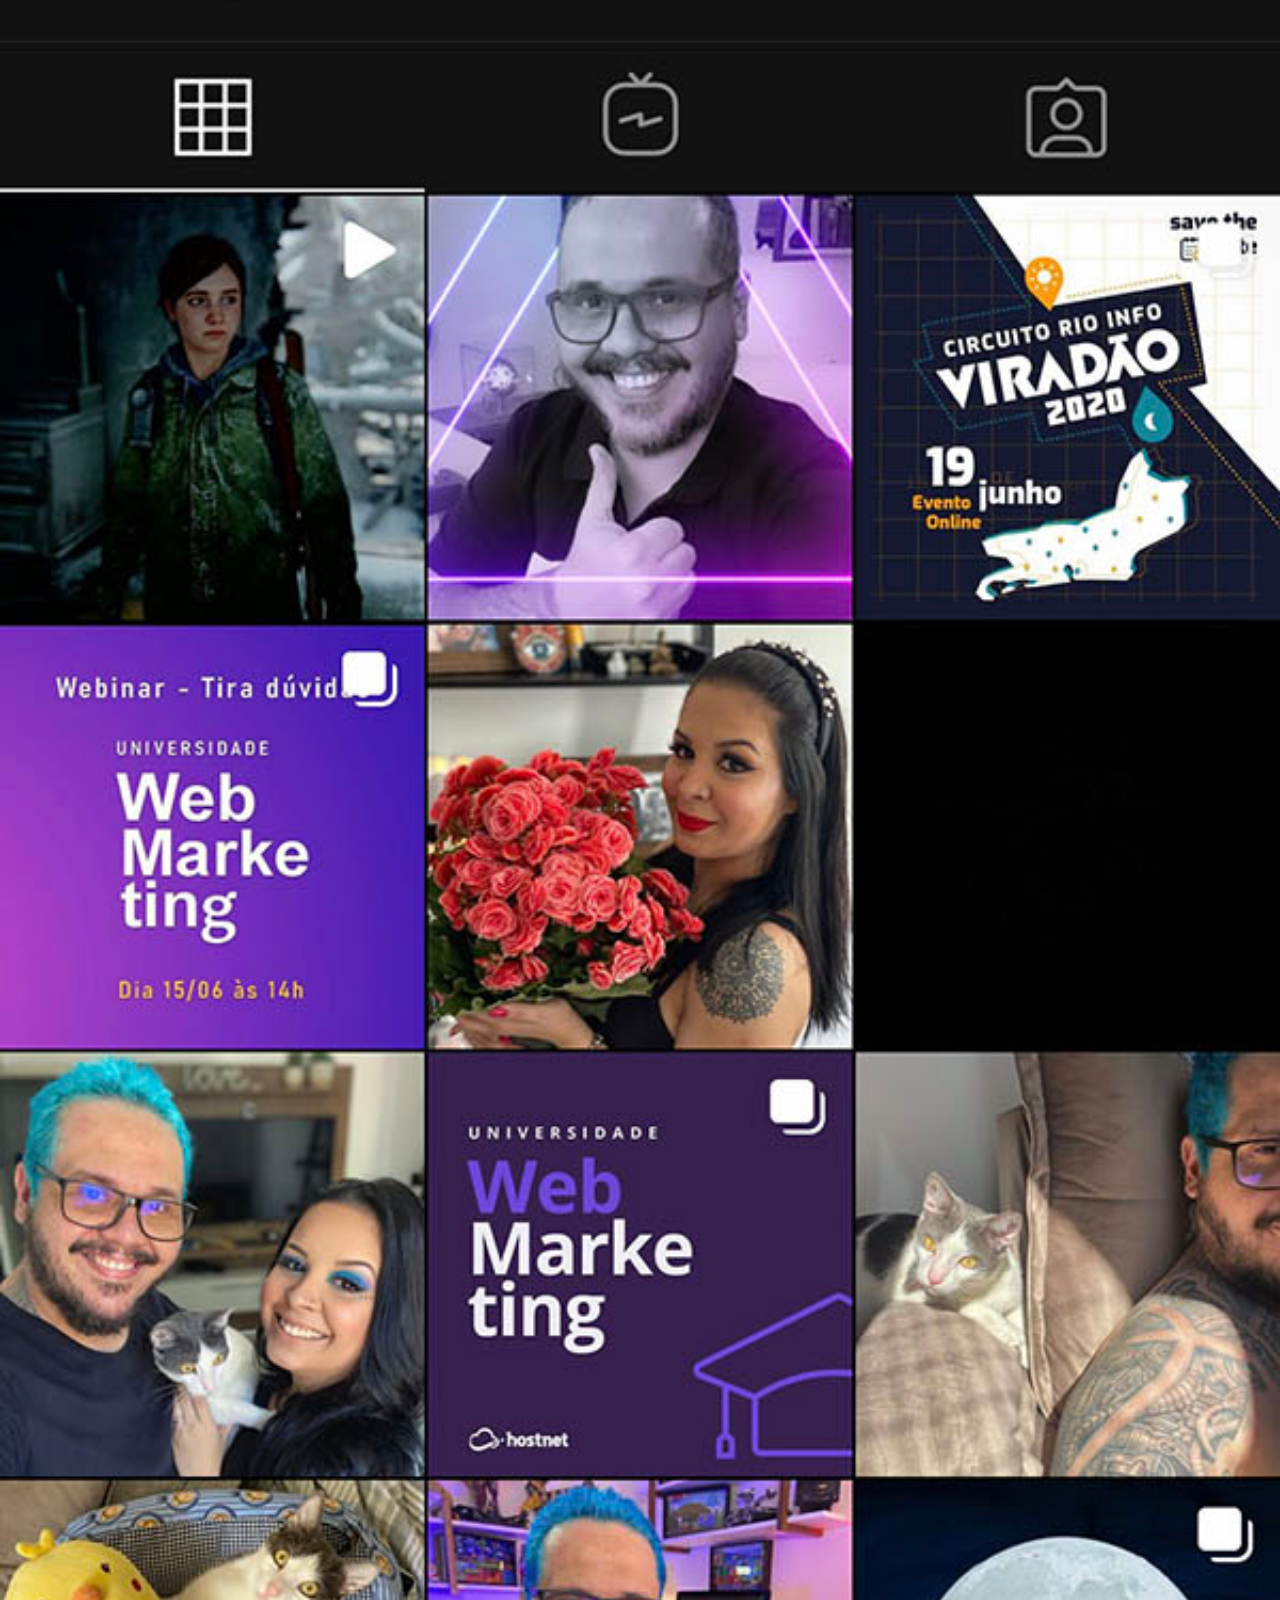
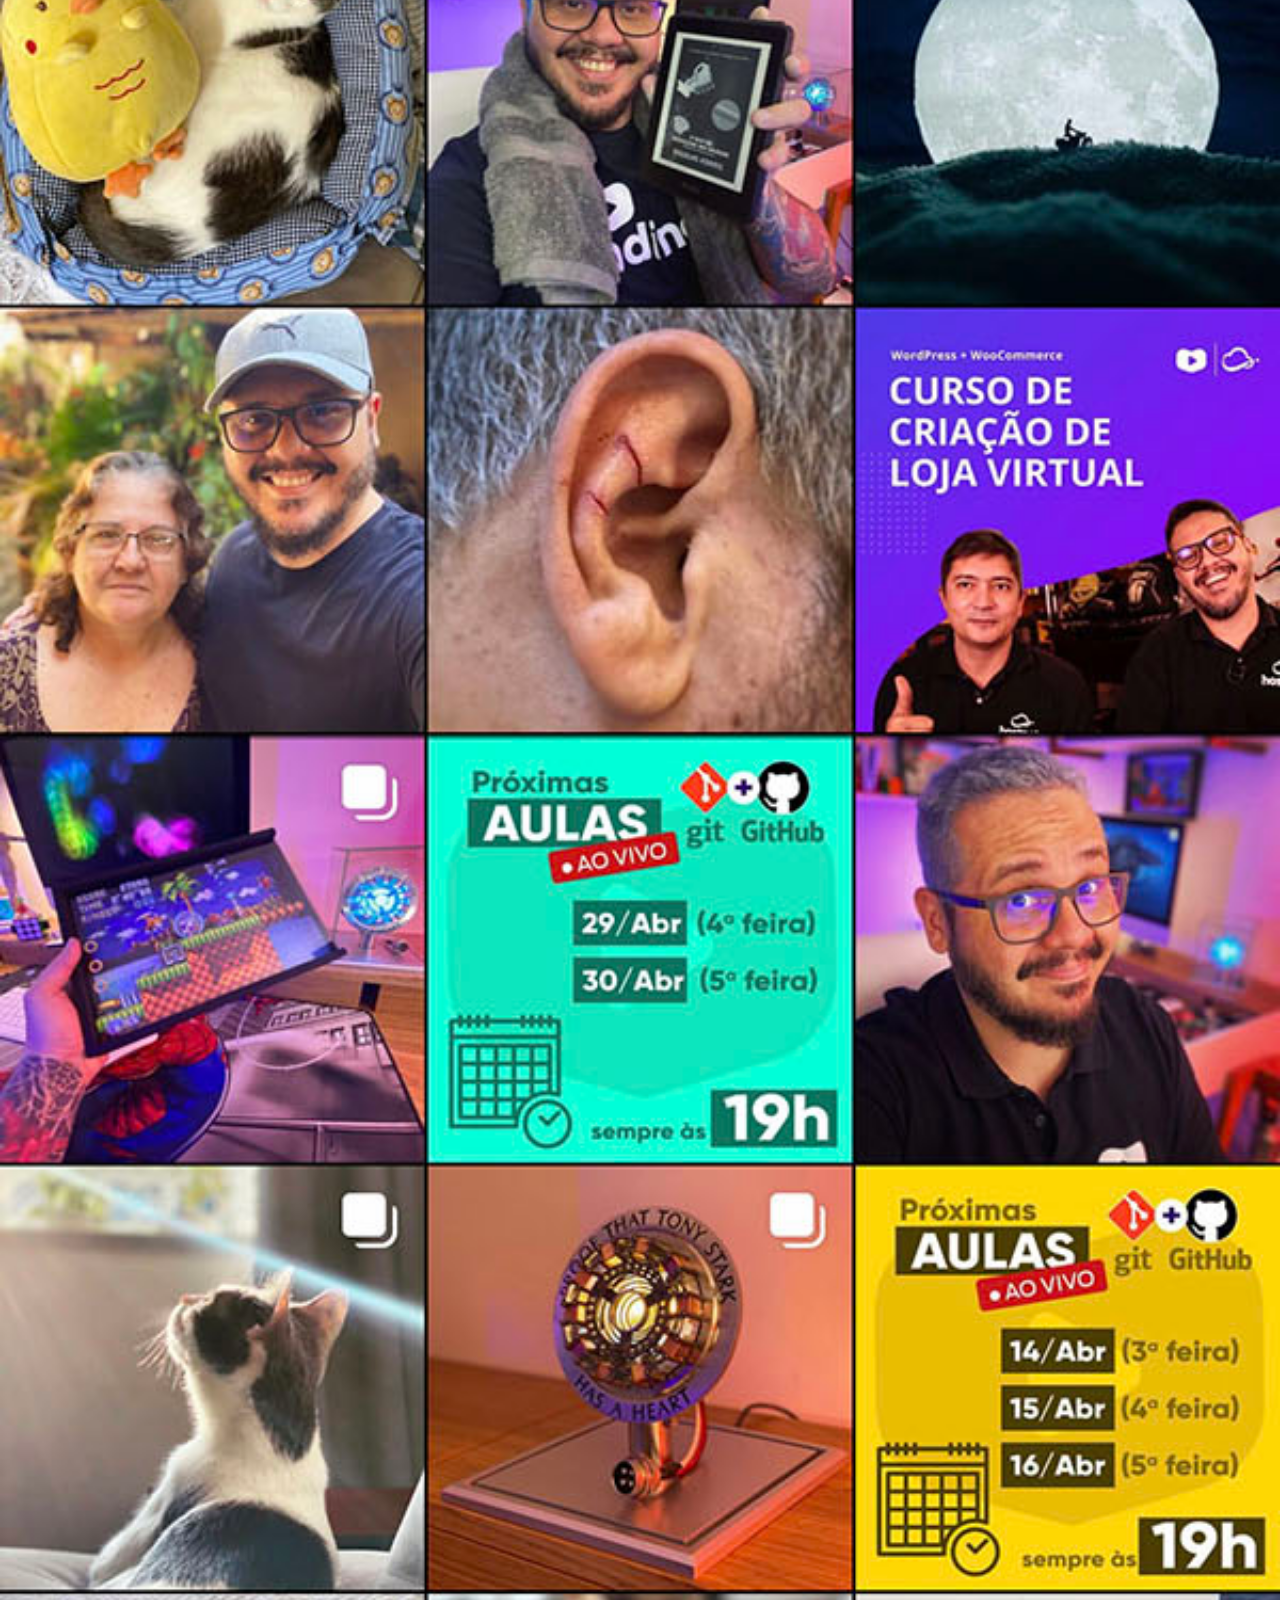
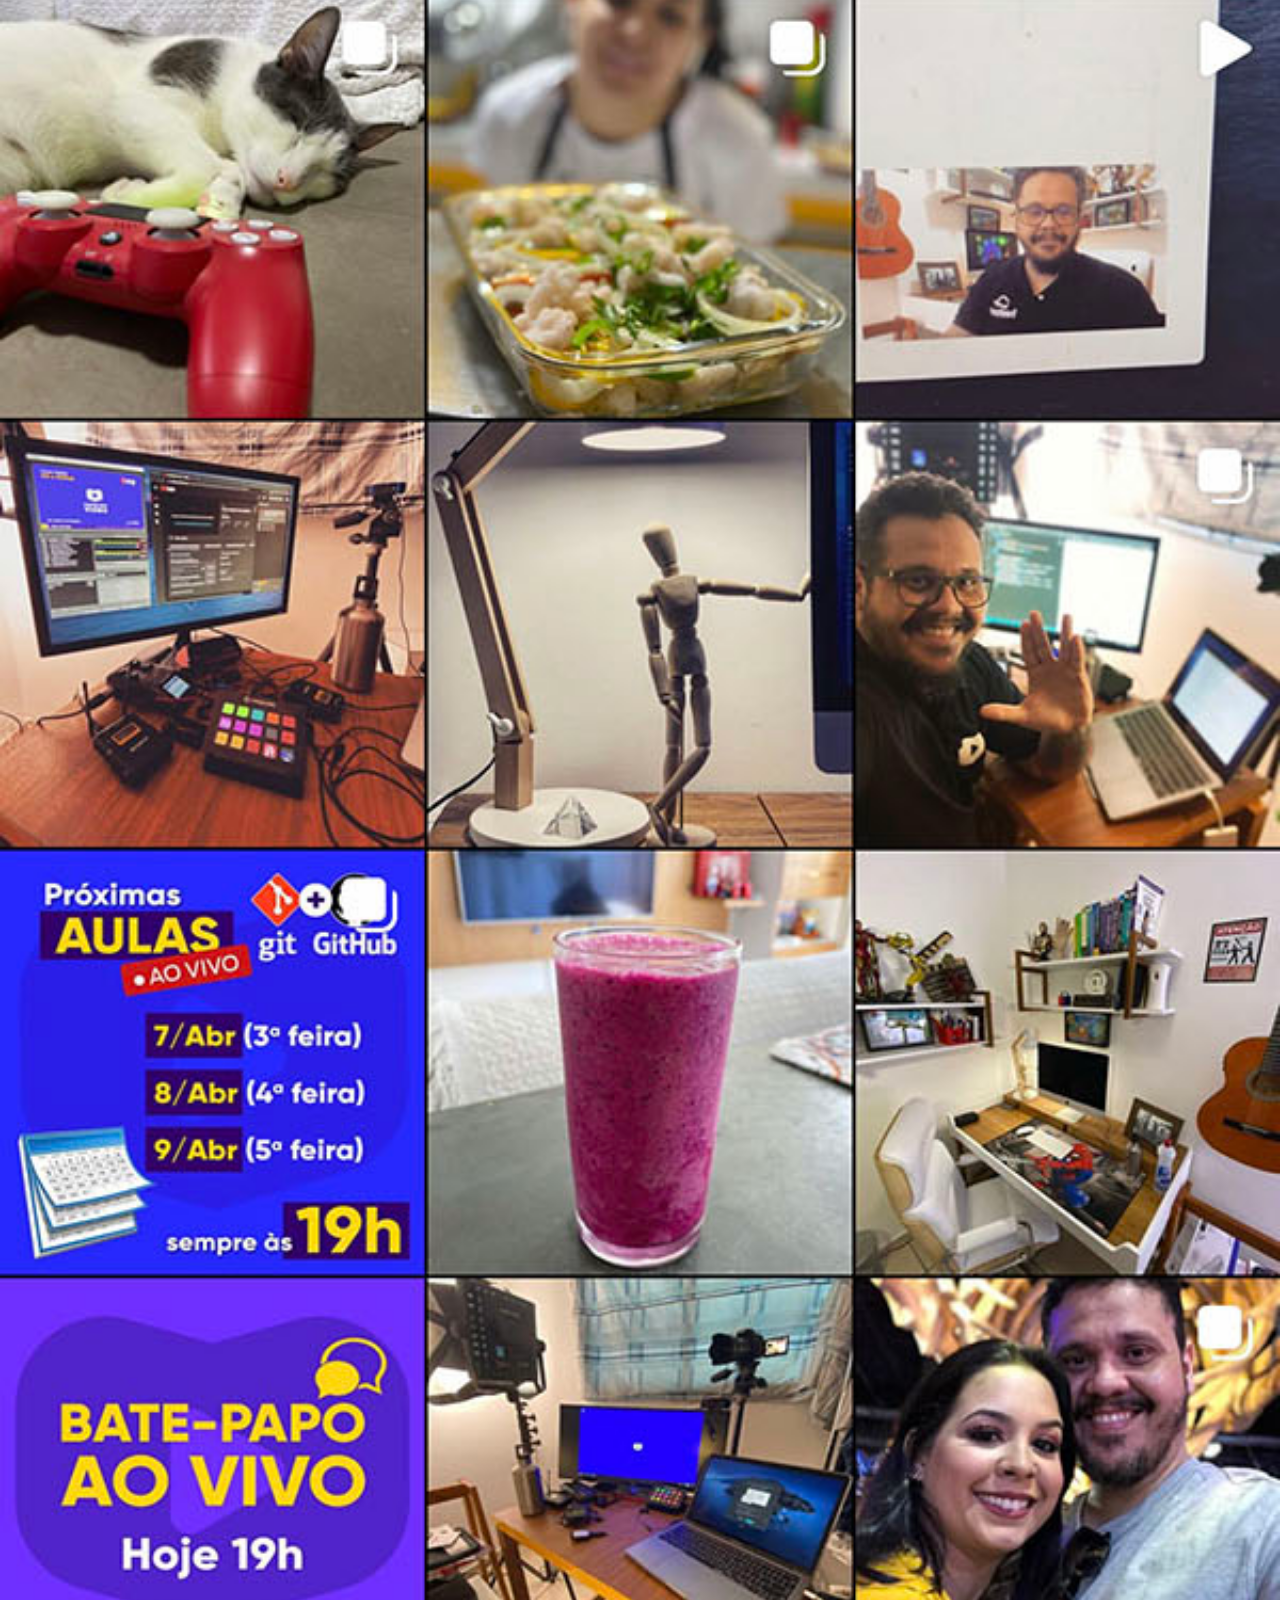
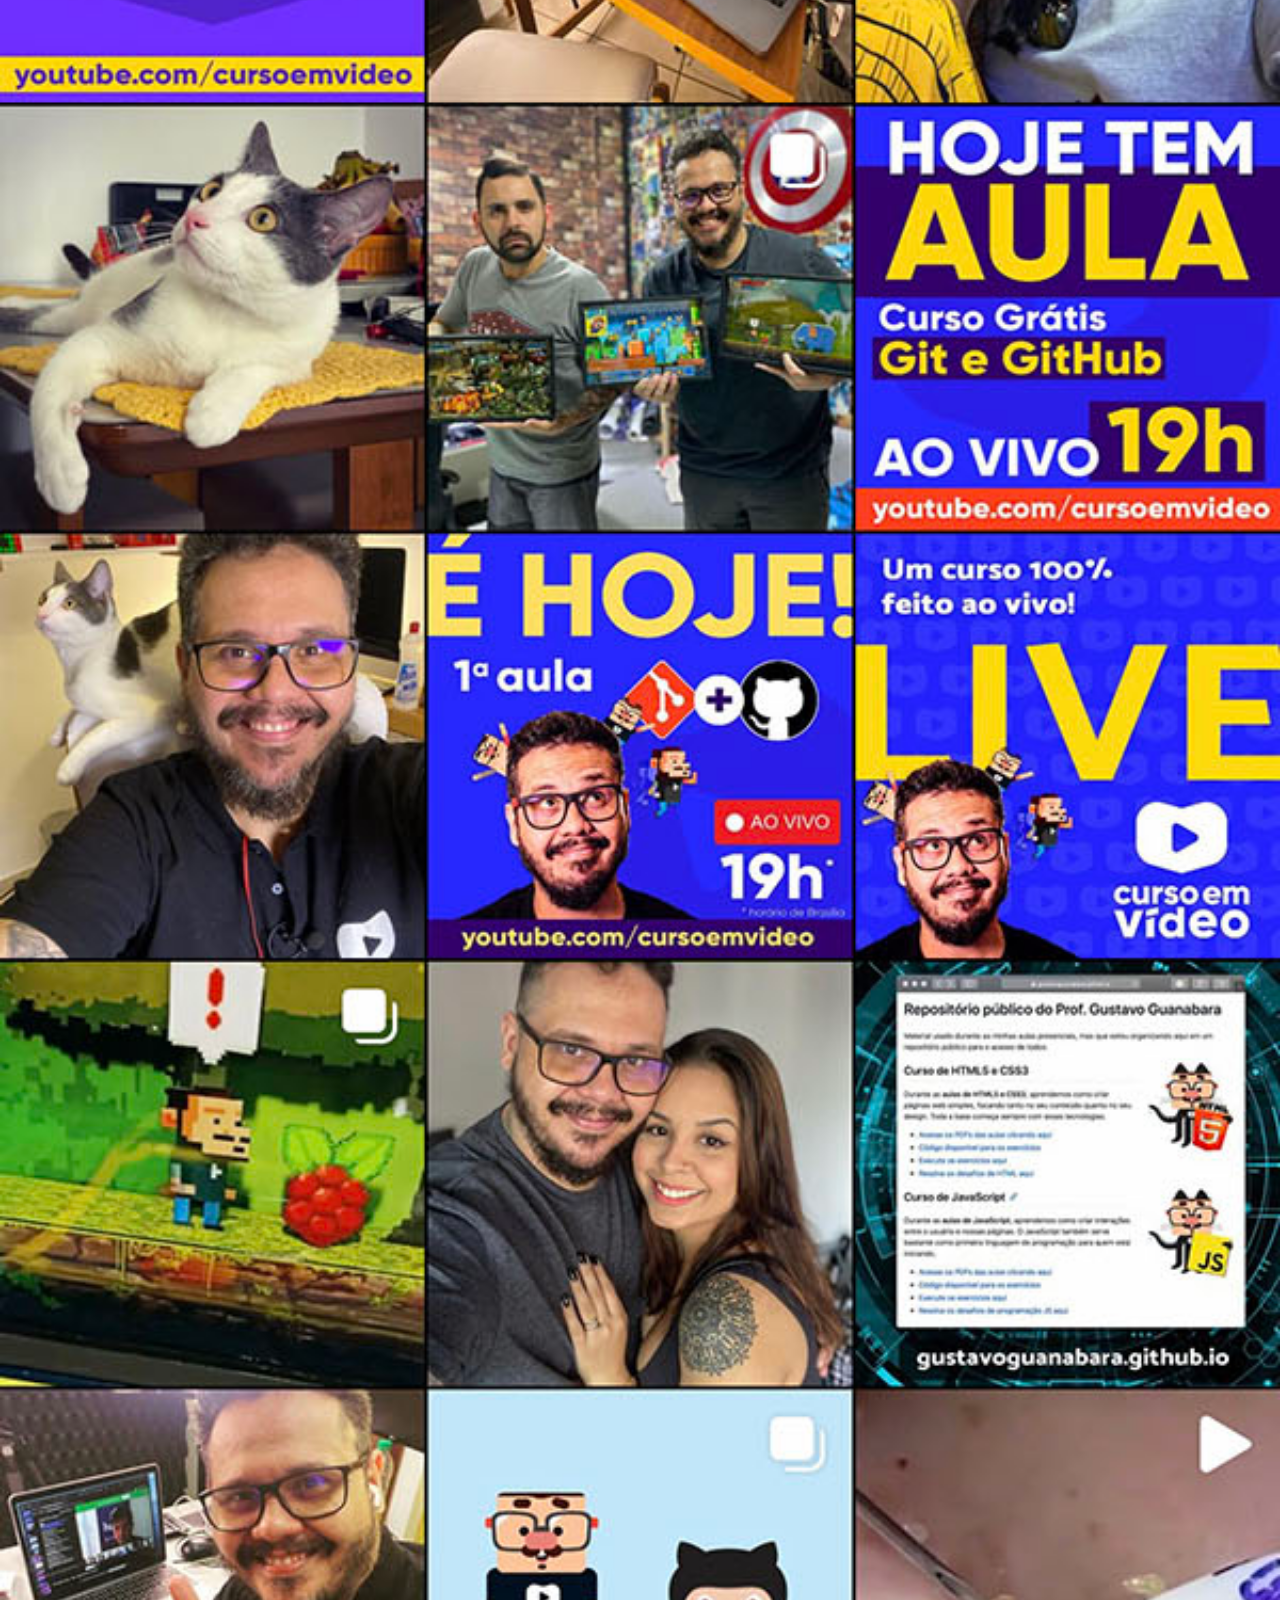
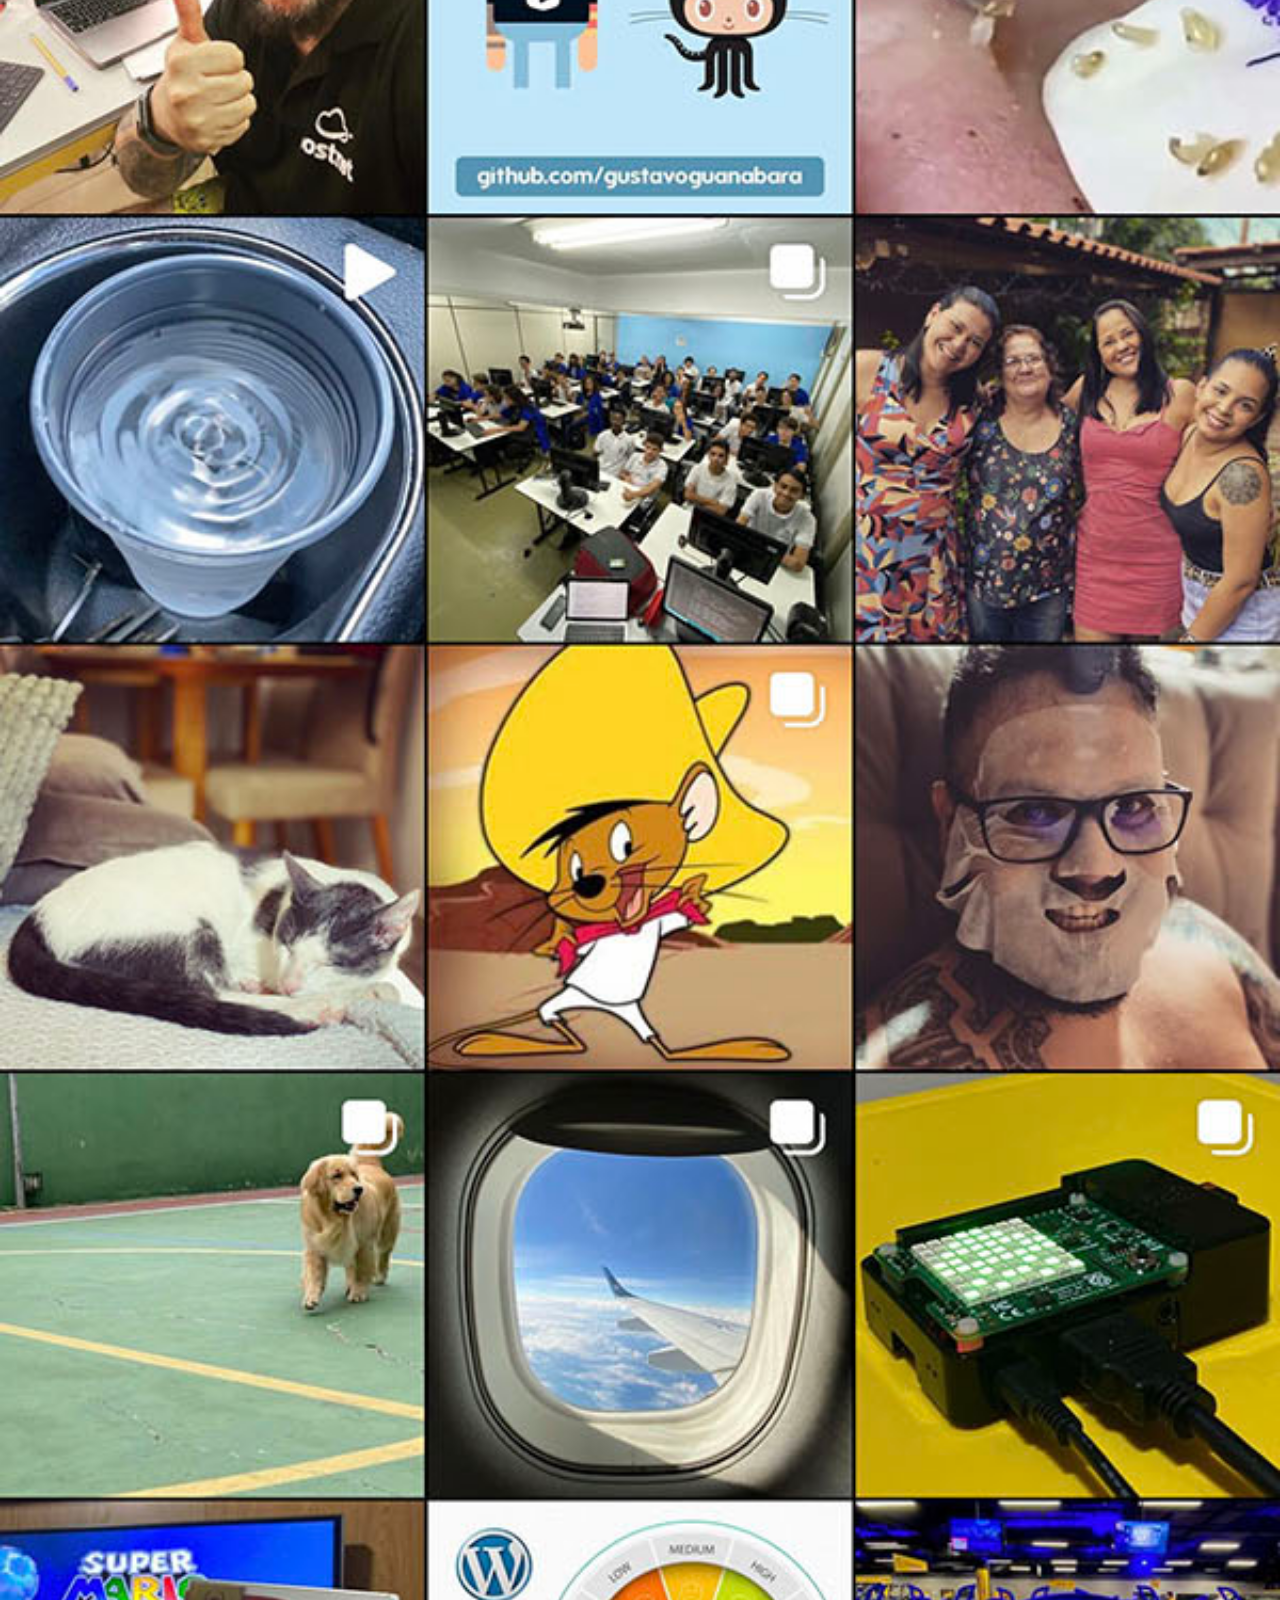
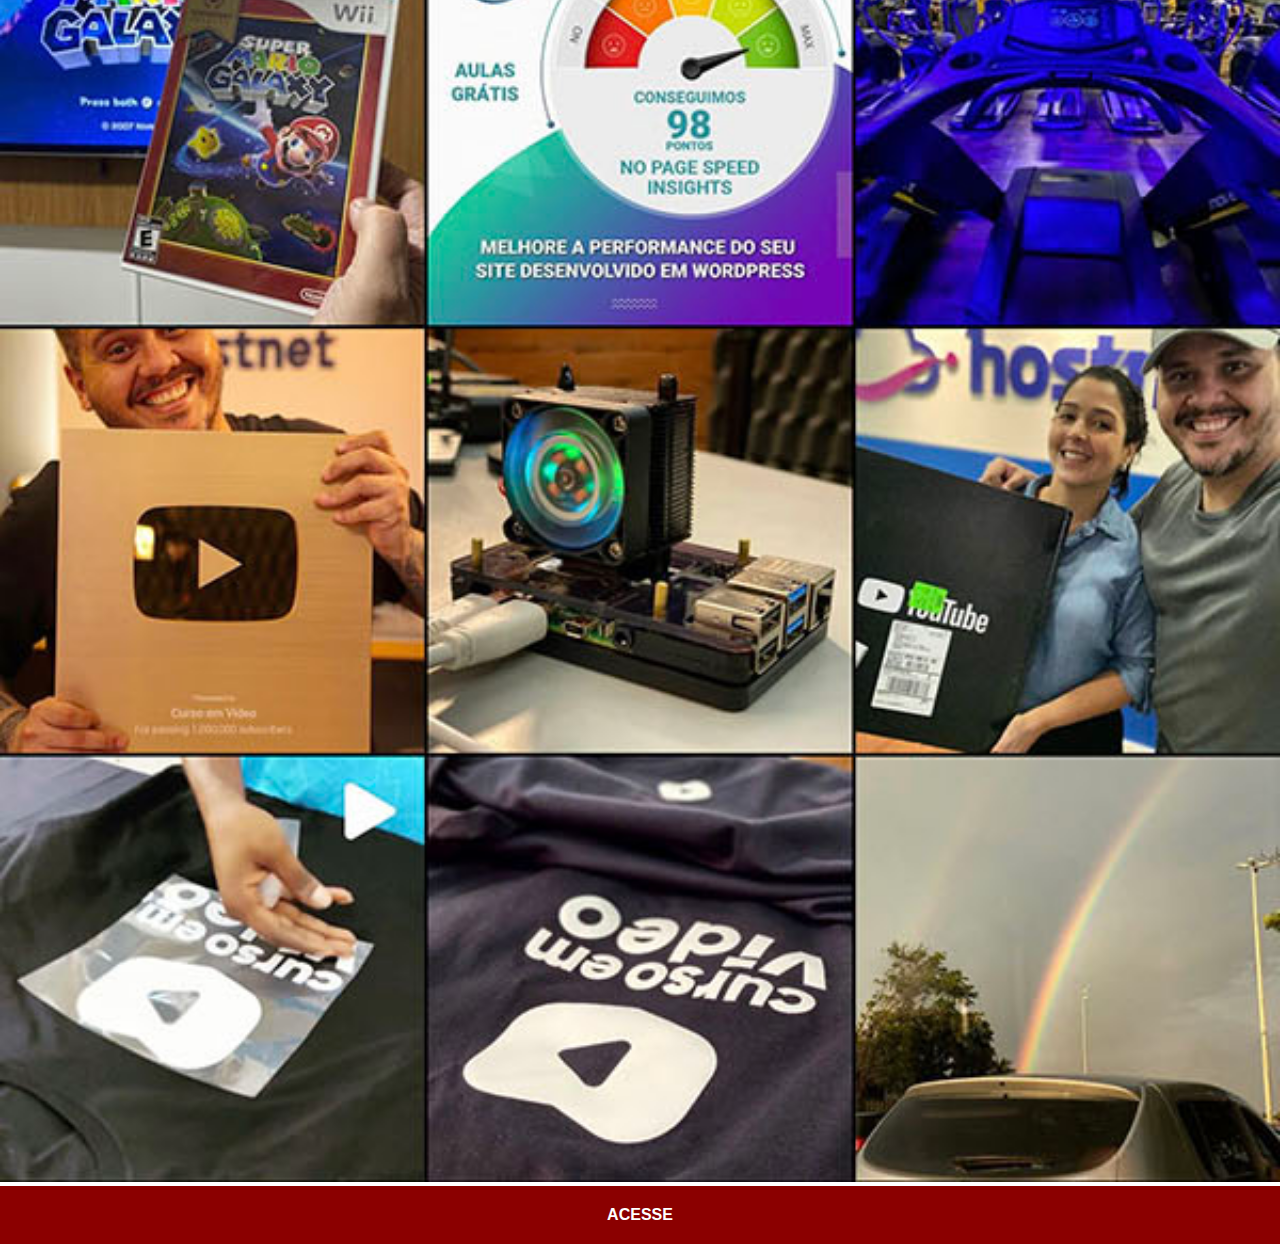
<file: instagram.html>
<!DOCTYPE html>
<html lang="pt-br">
<head>
    <meta charset="UTF-8">
    <meta name="viewport" content="width=device-width, initial-scale=1.0">
    <title>Instagram</title>
    <link rel="stylesheet" href="estilos/social.css">
</head>
<body>
    <img src="imagens/tela-instagram.jpg" alt="Instagram">
    <a href="https://www.instagram.com/lazarotoo/" target="_blank">ACESSE</a>
</body>
</html>
</file>
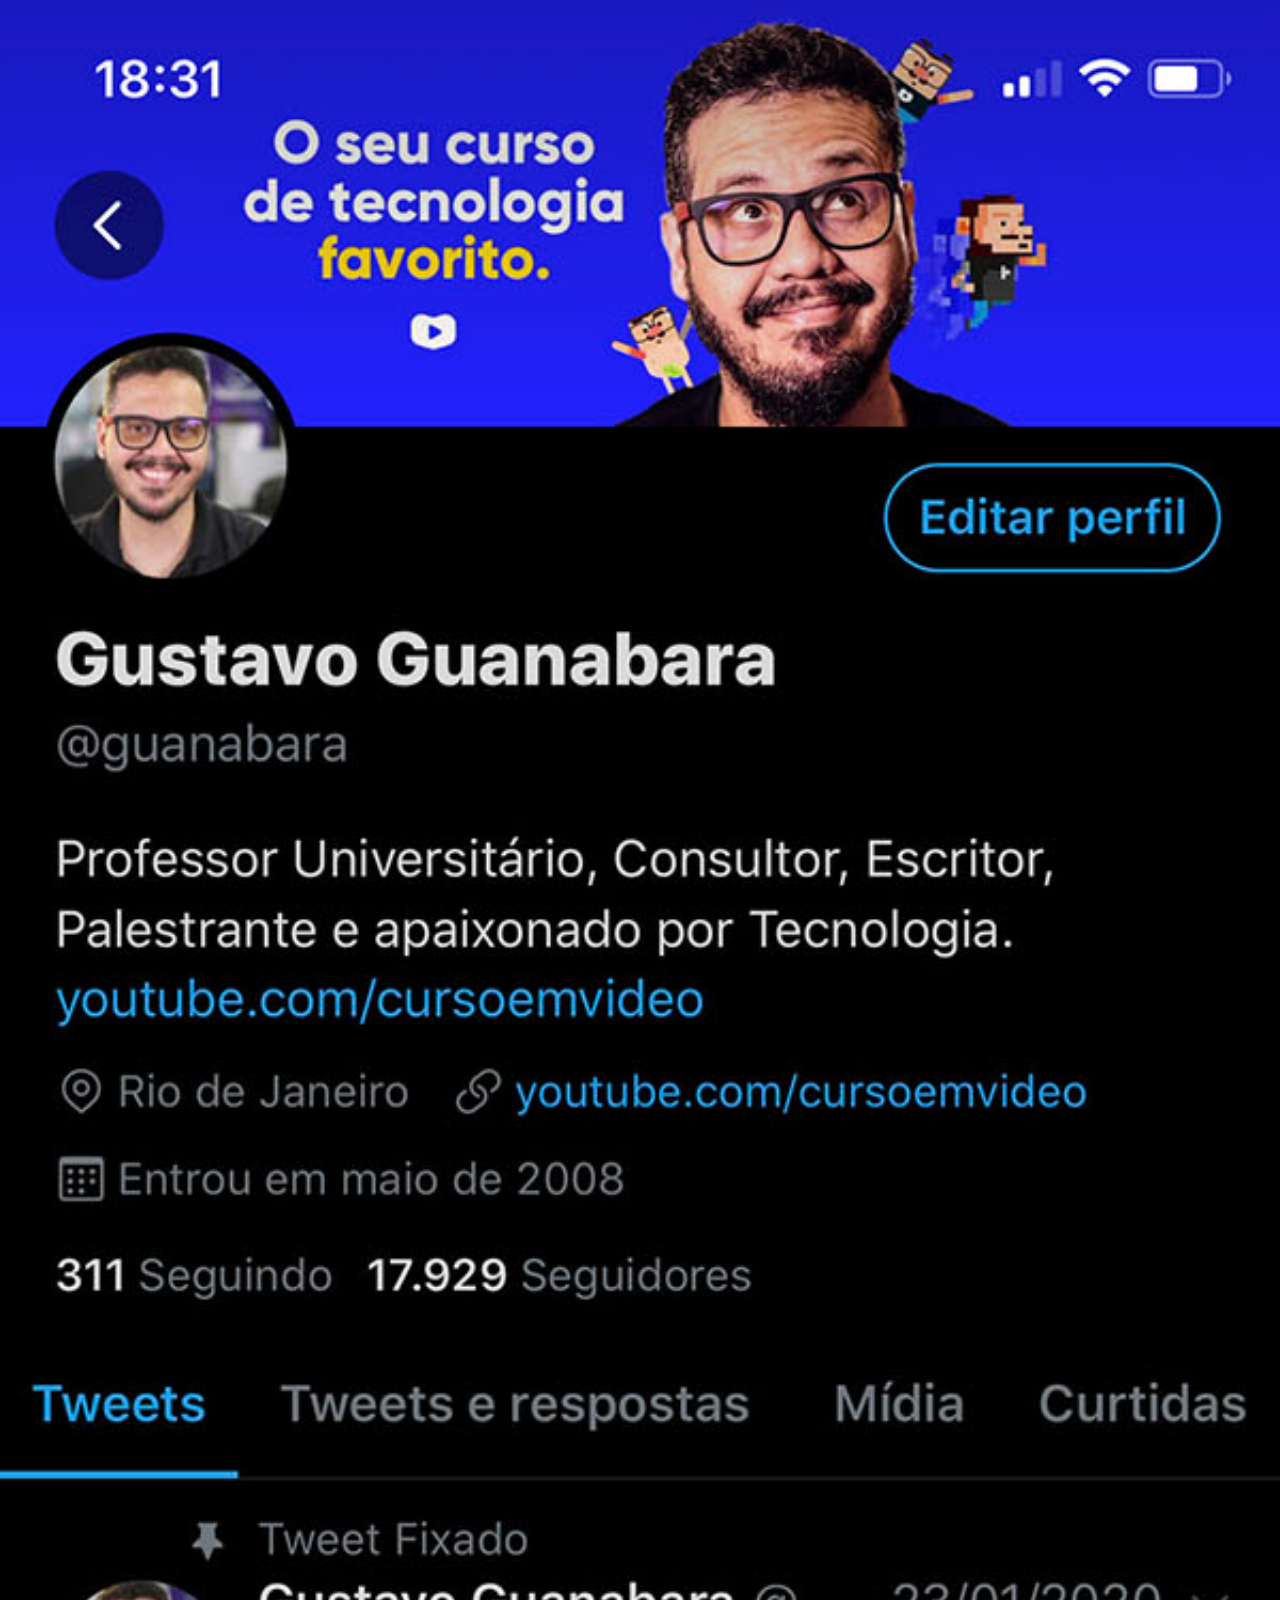
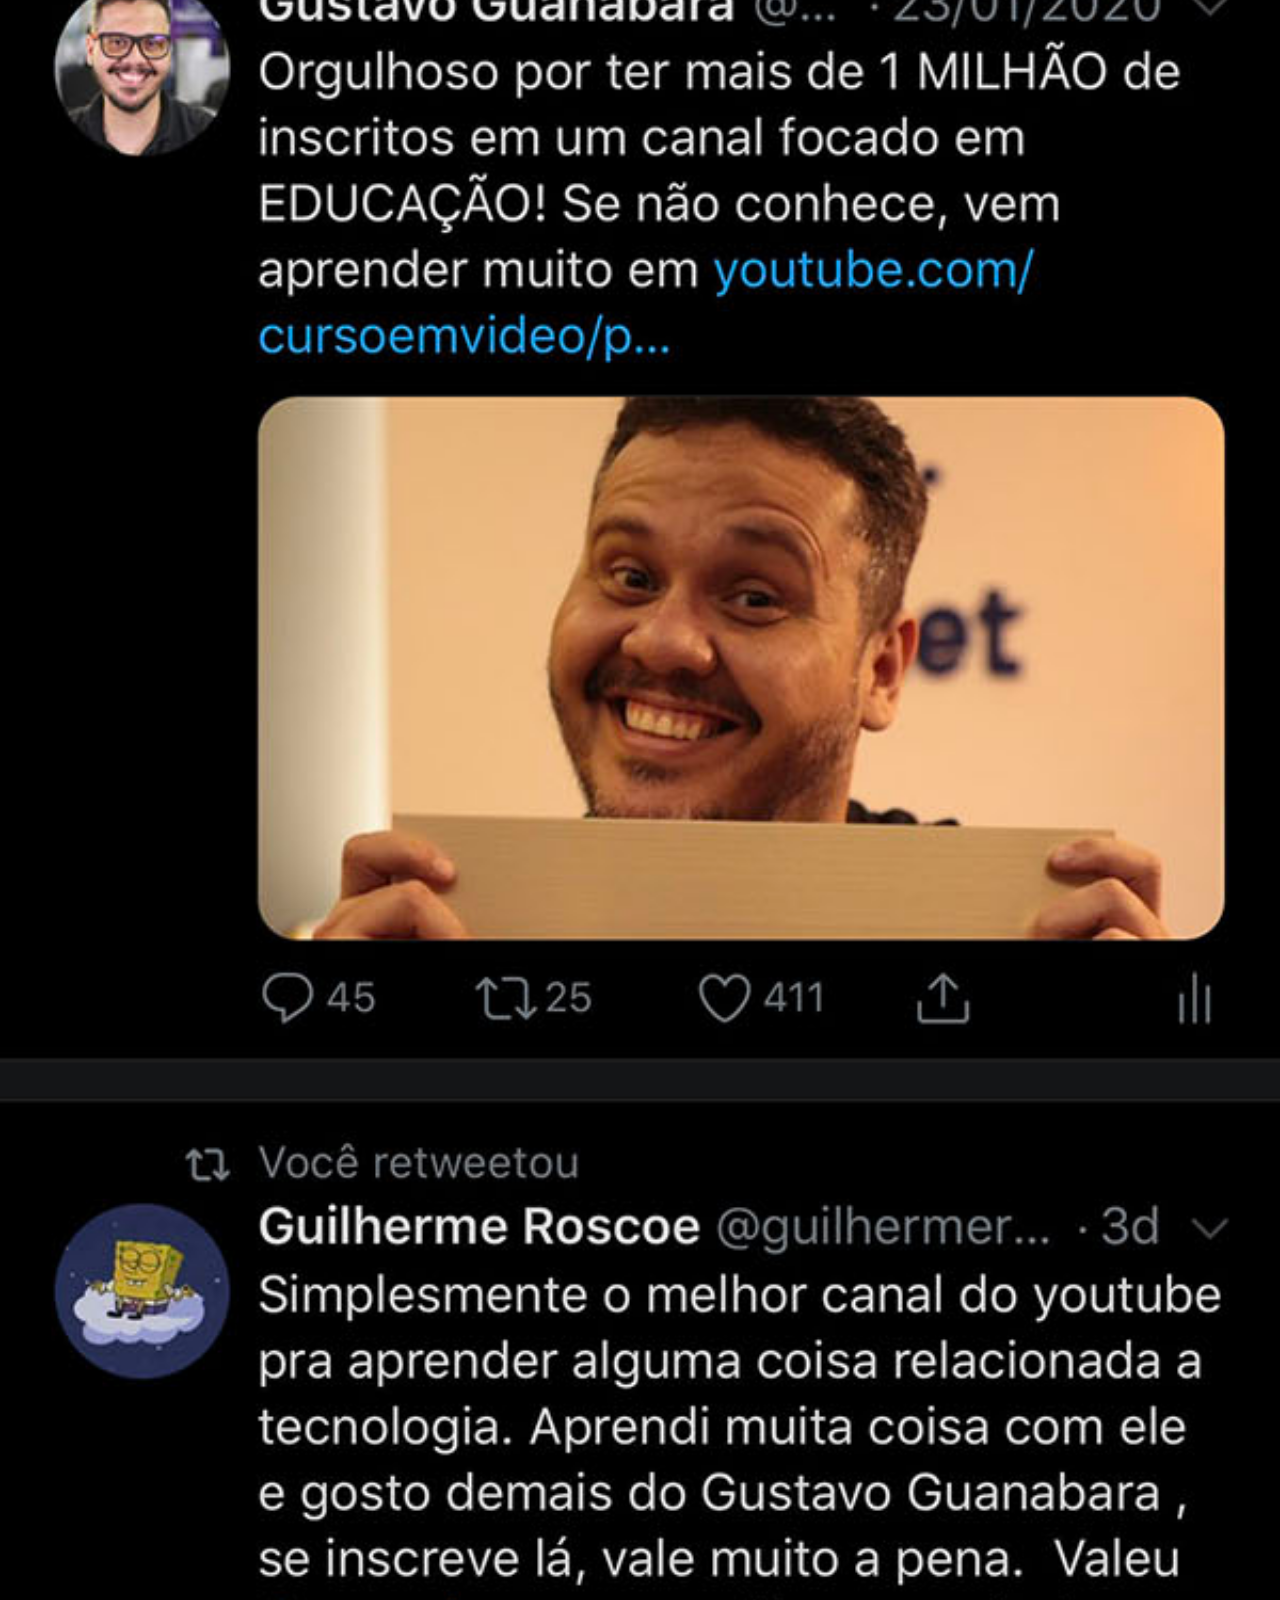
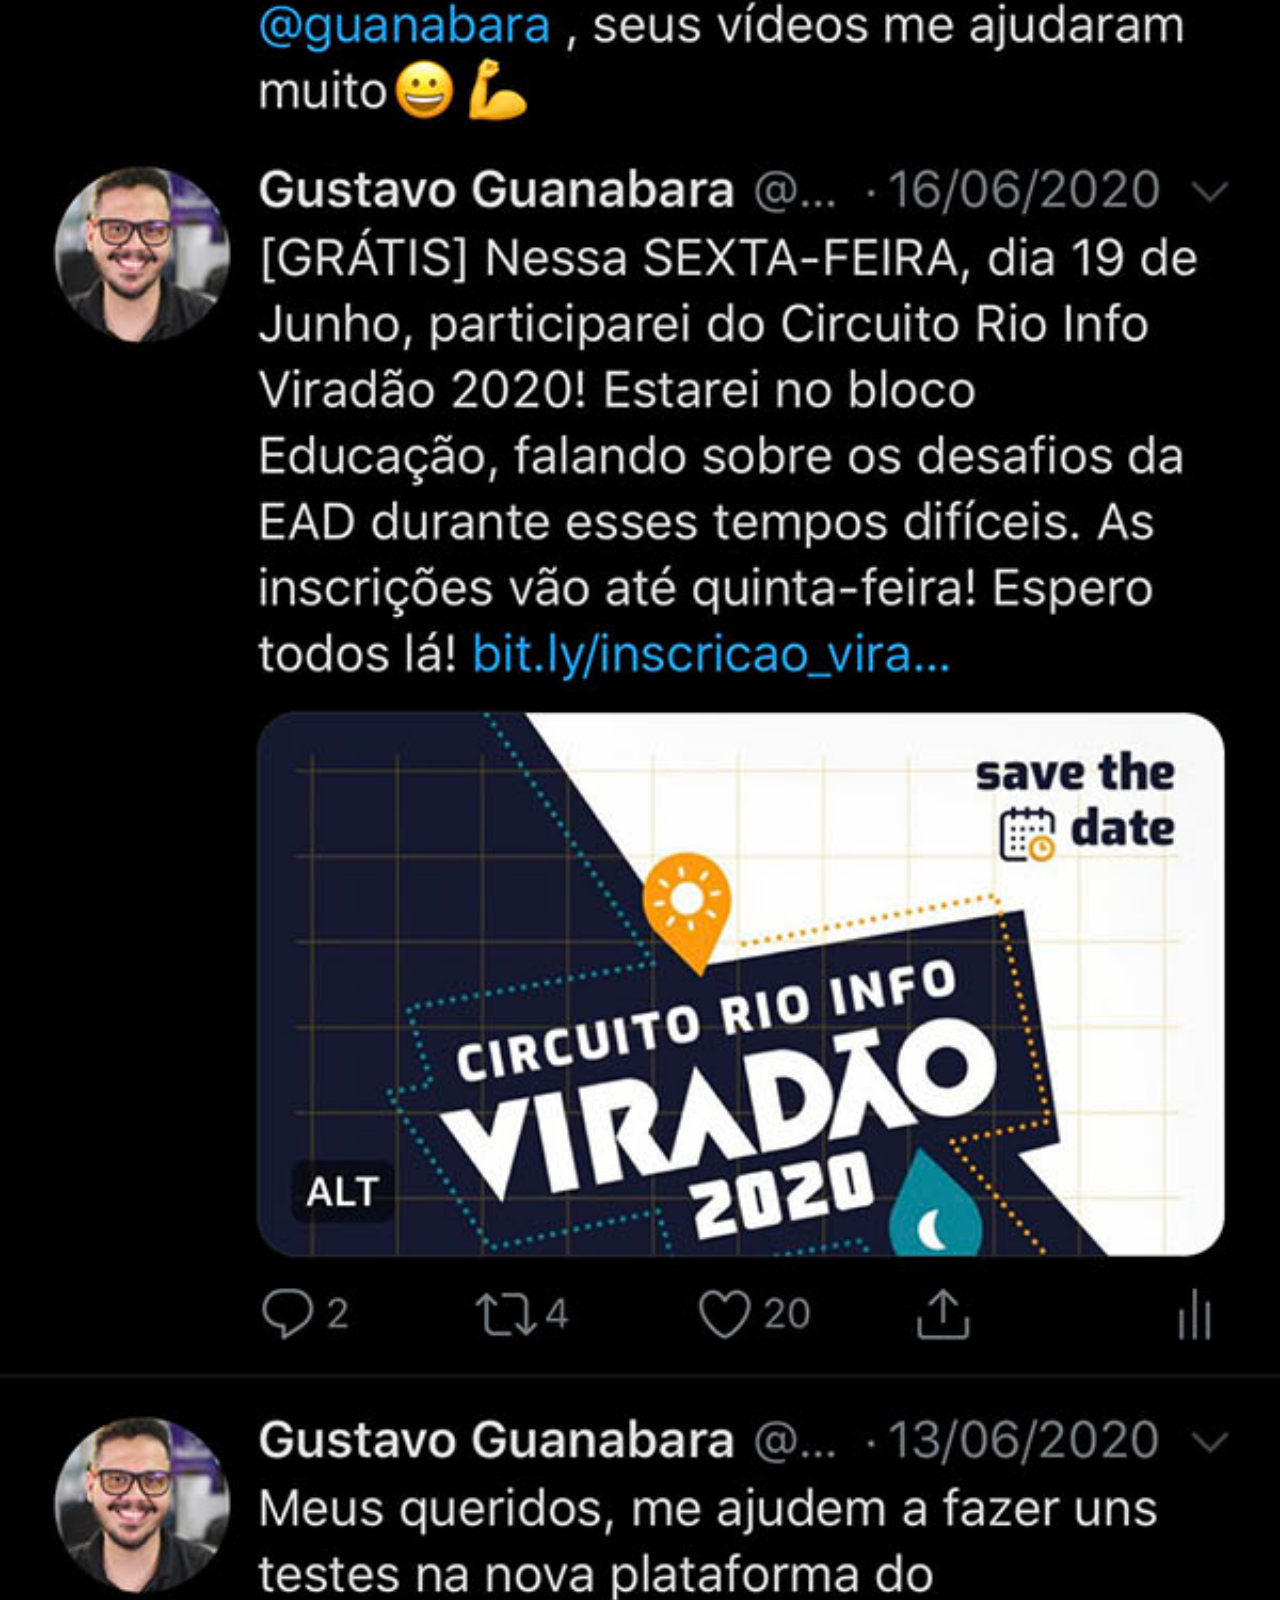
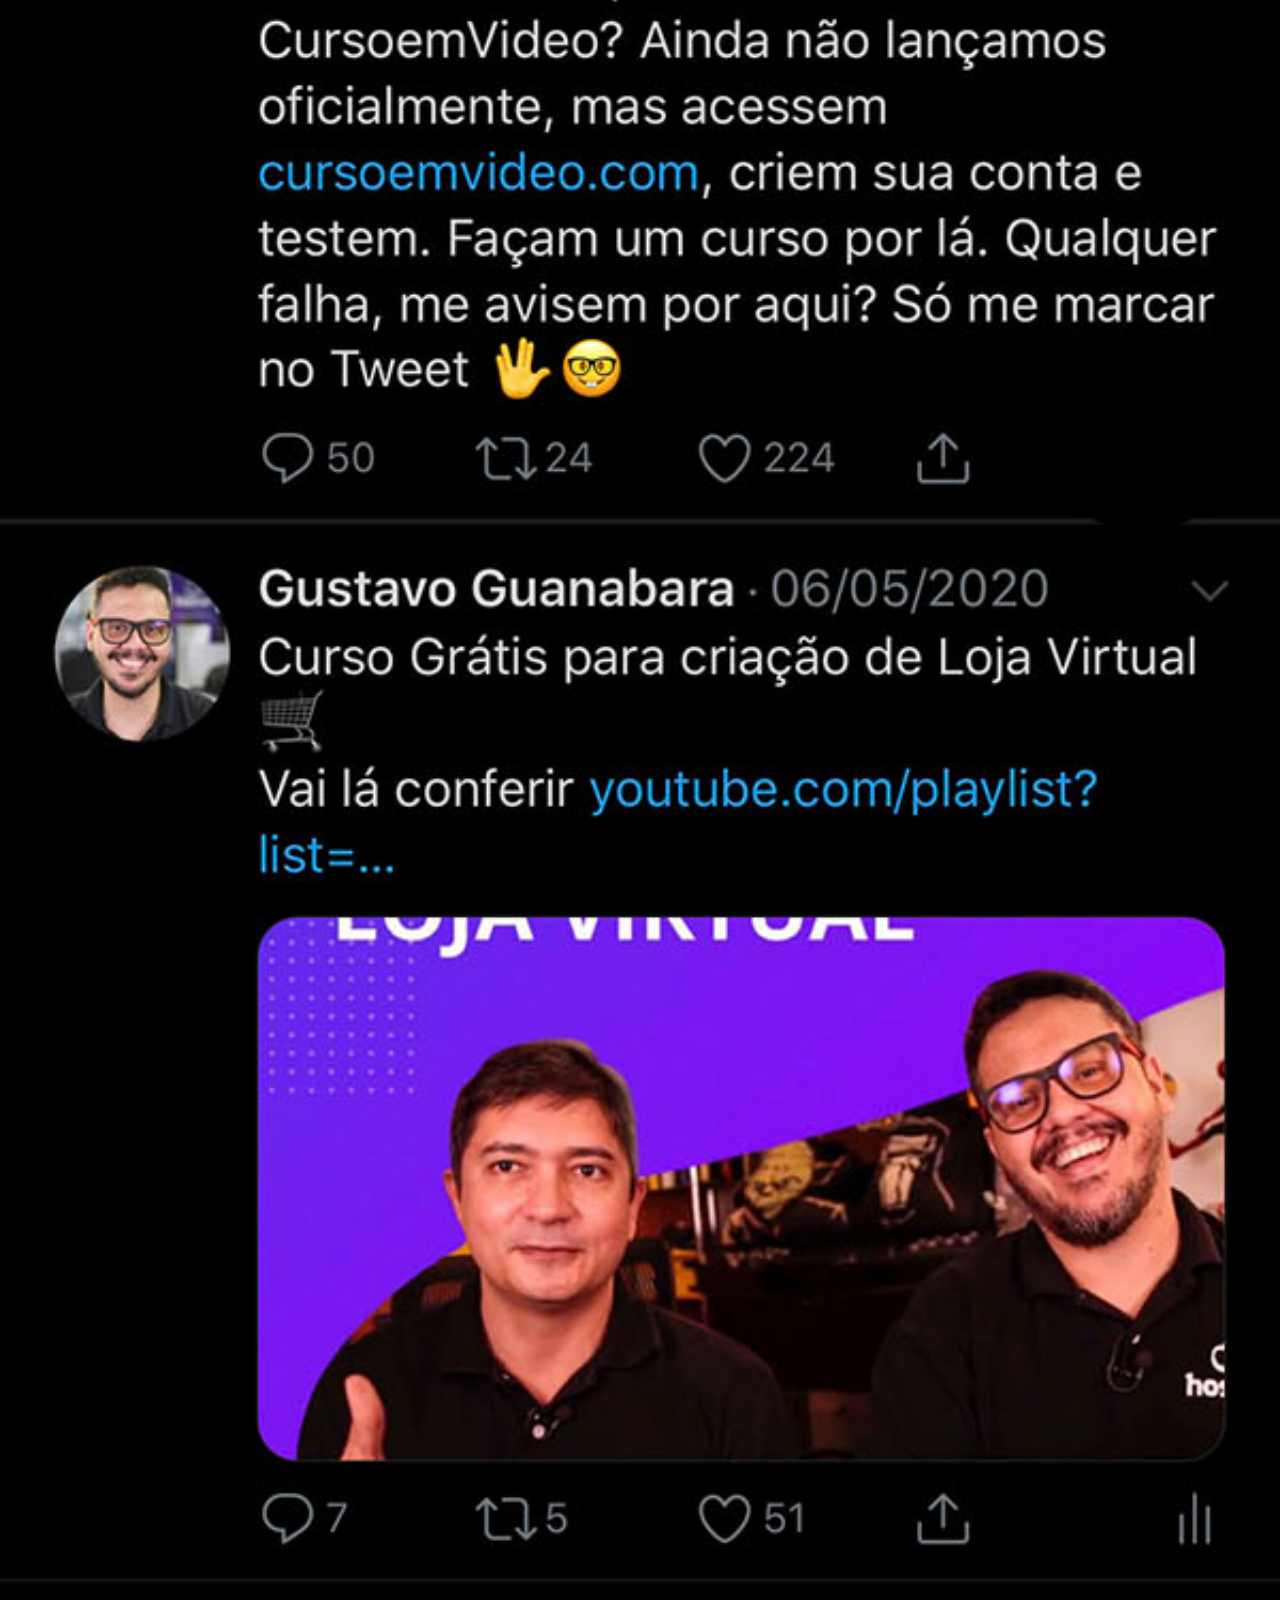
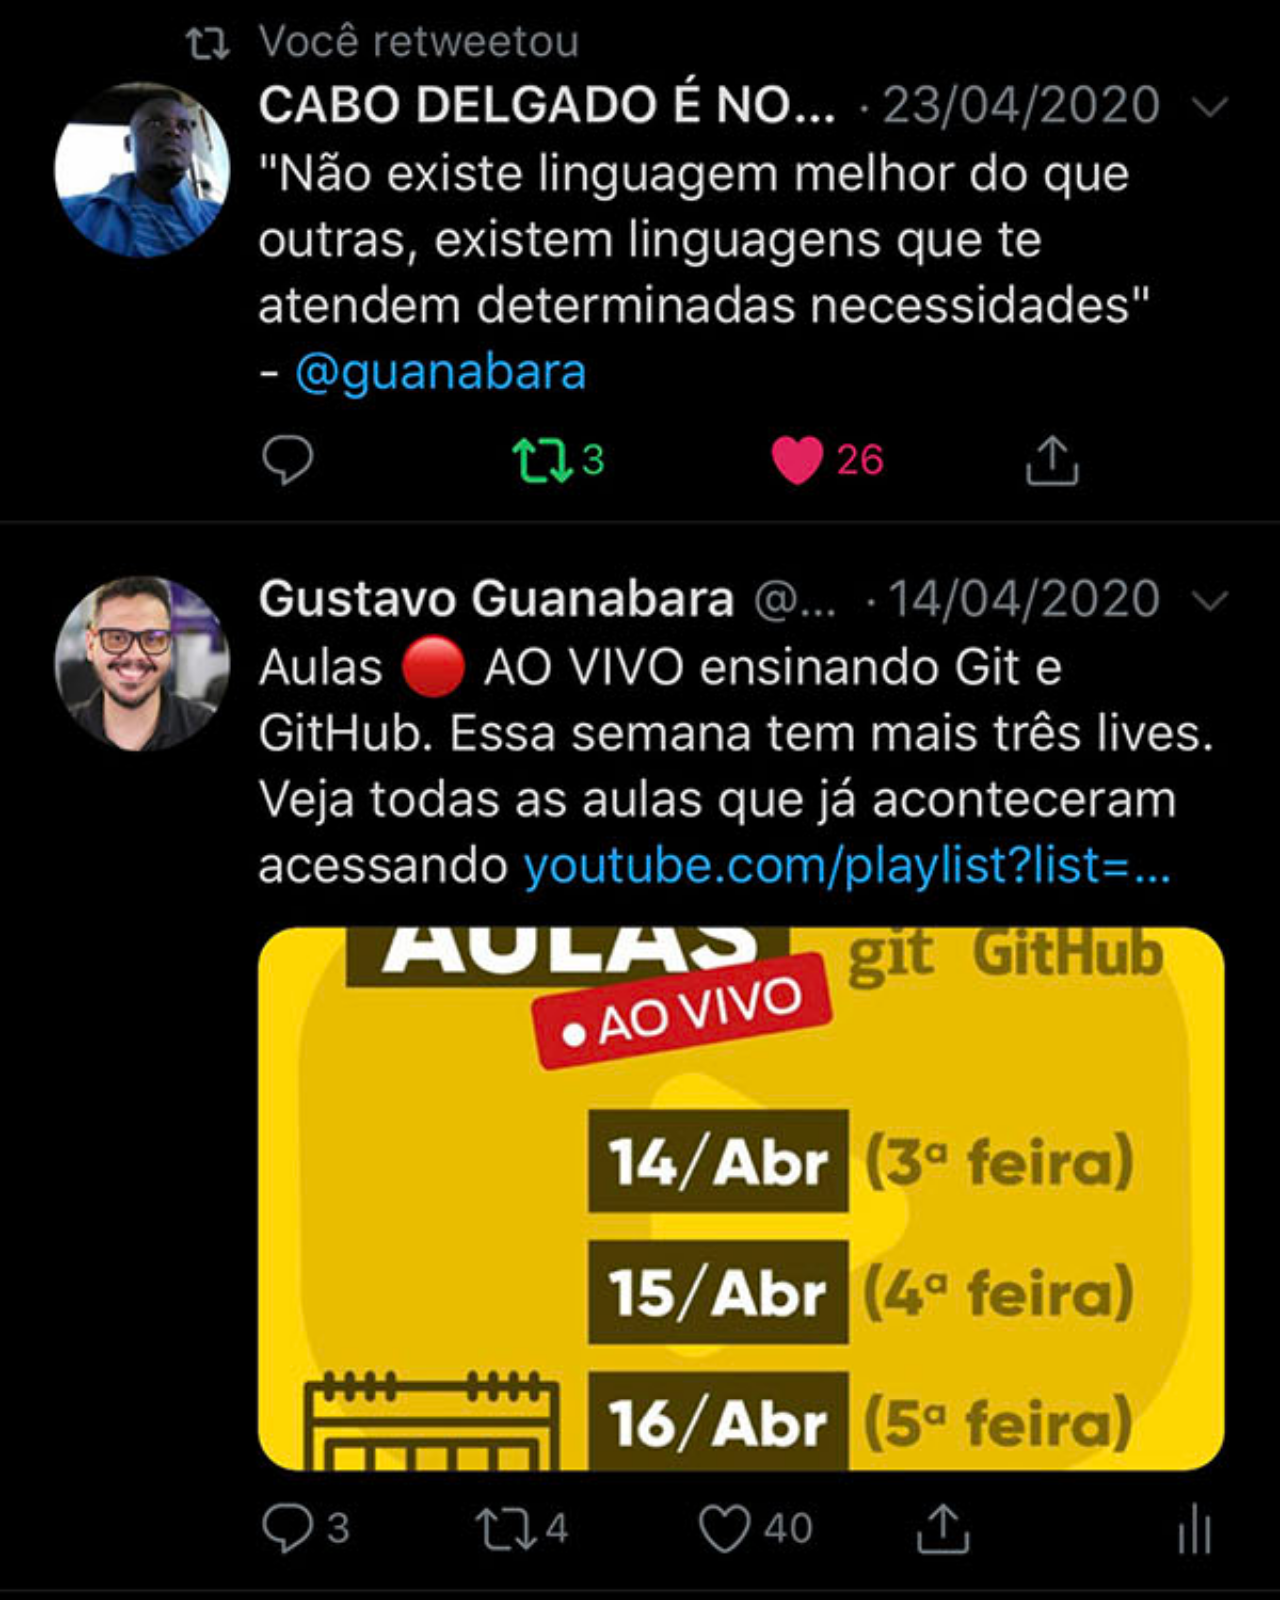
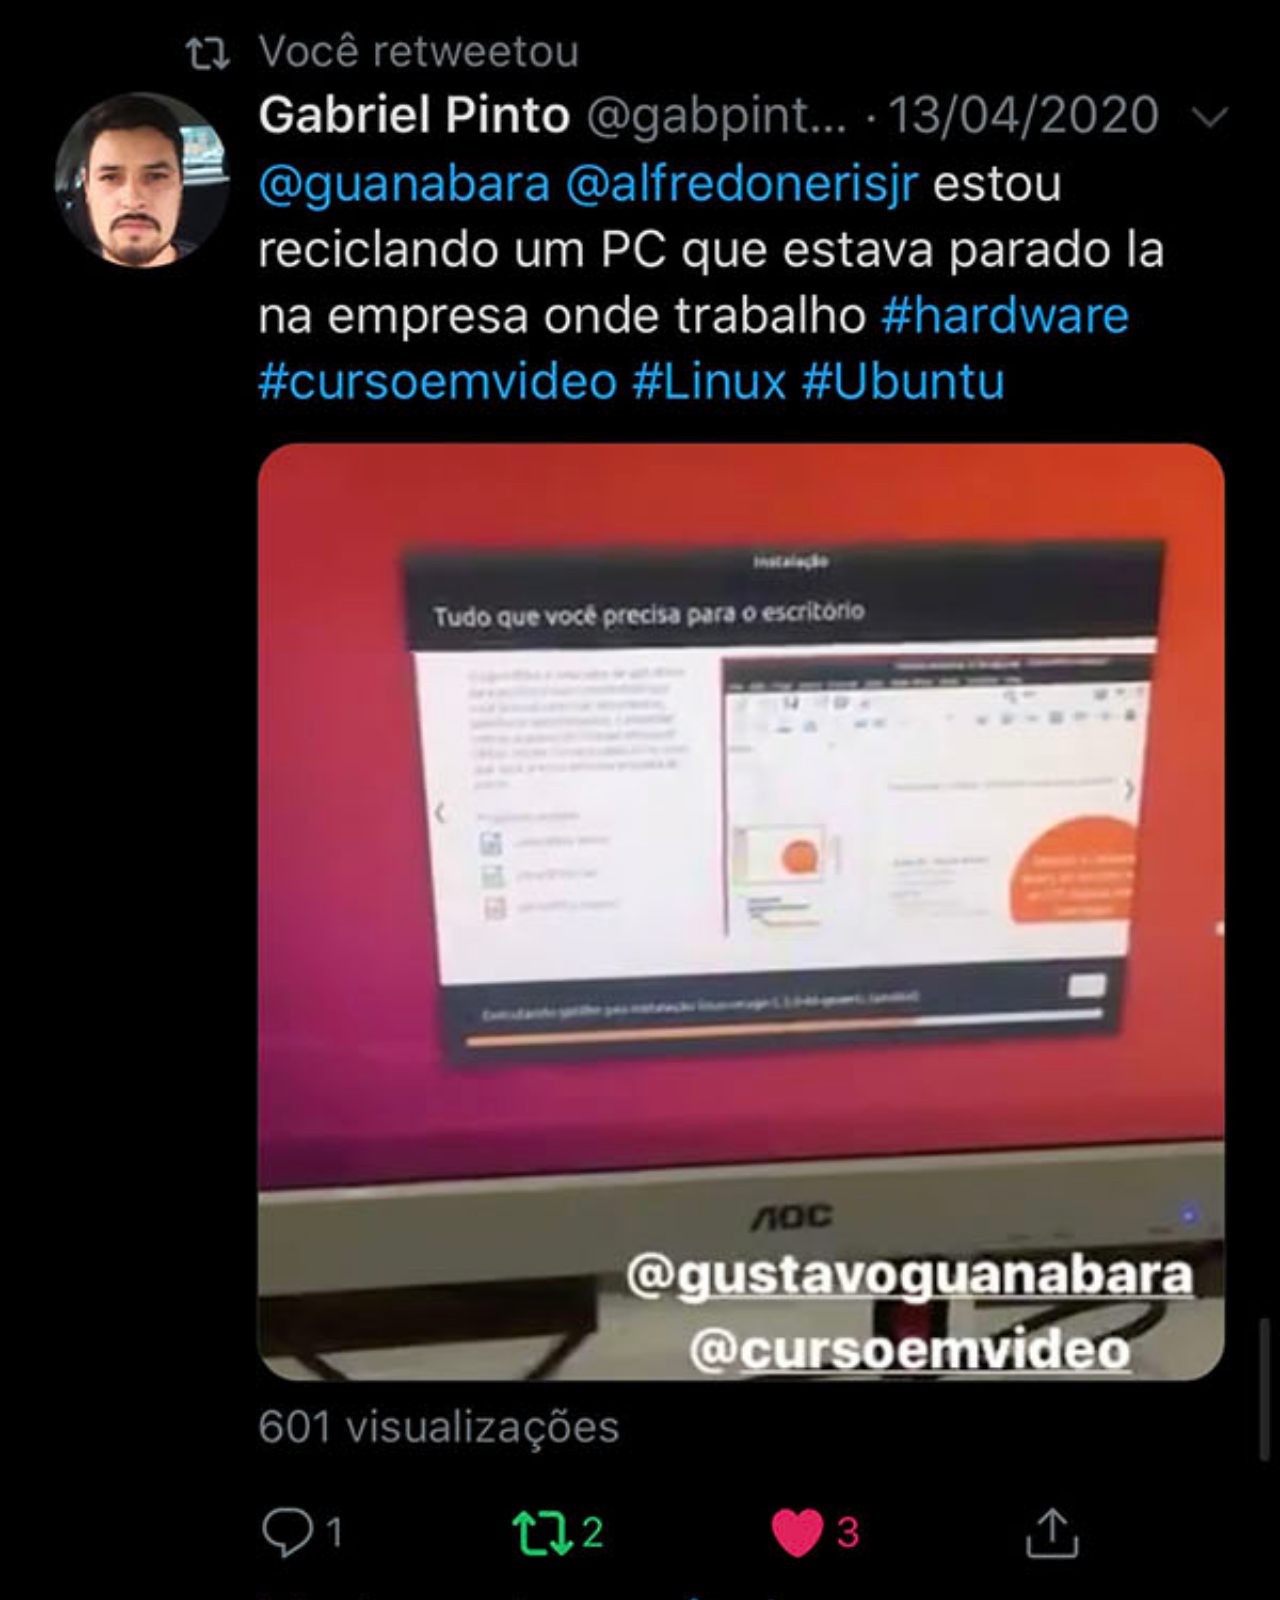
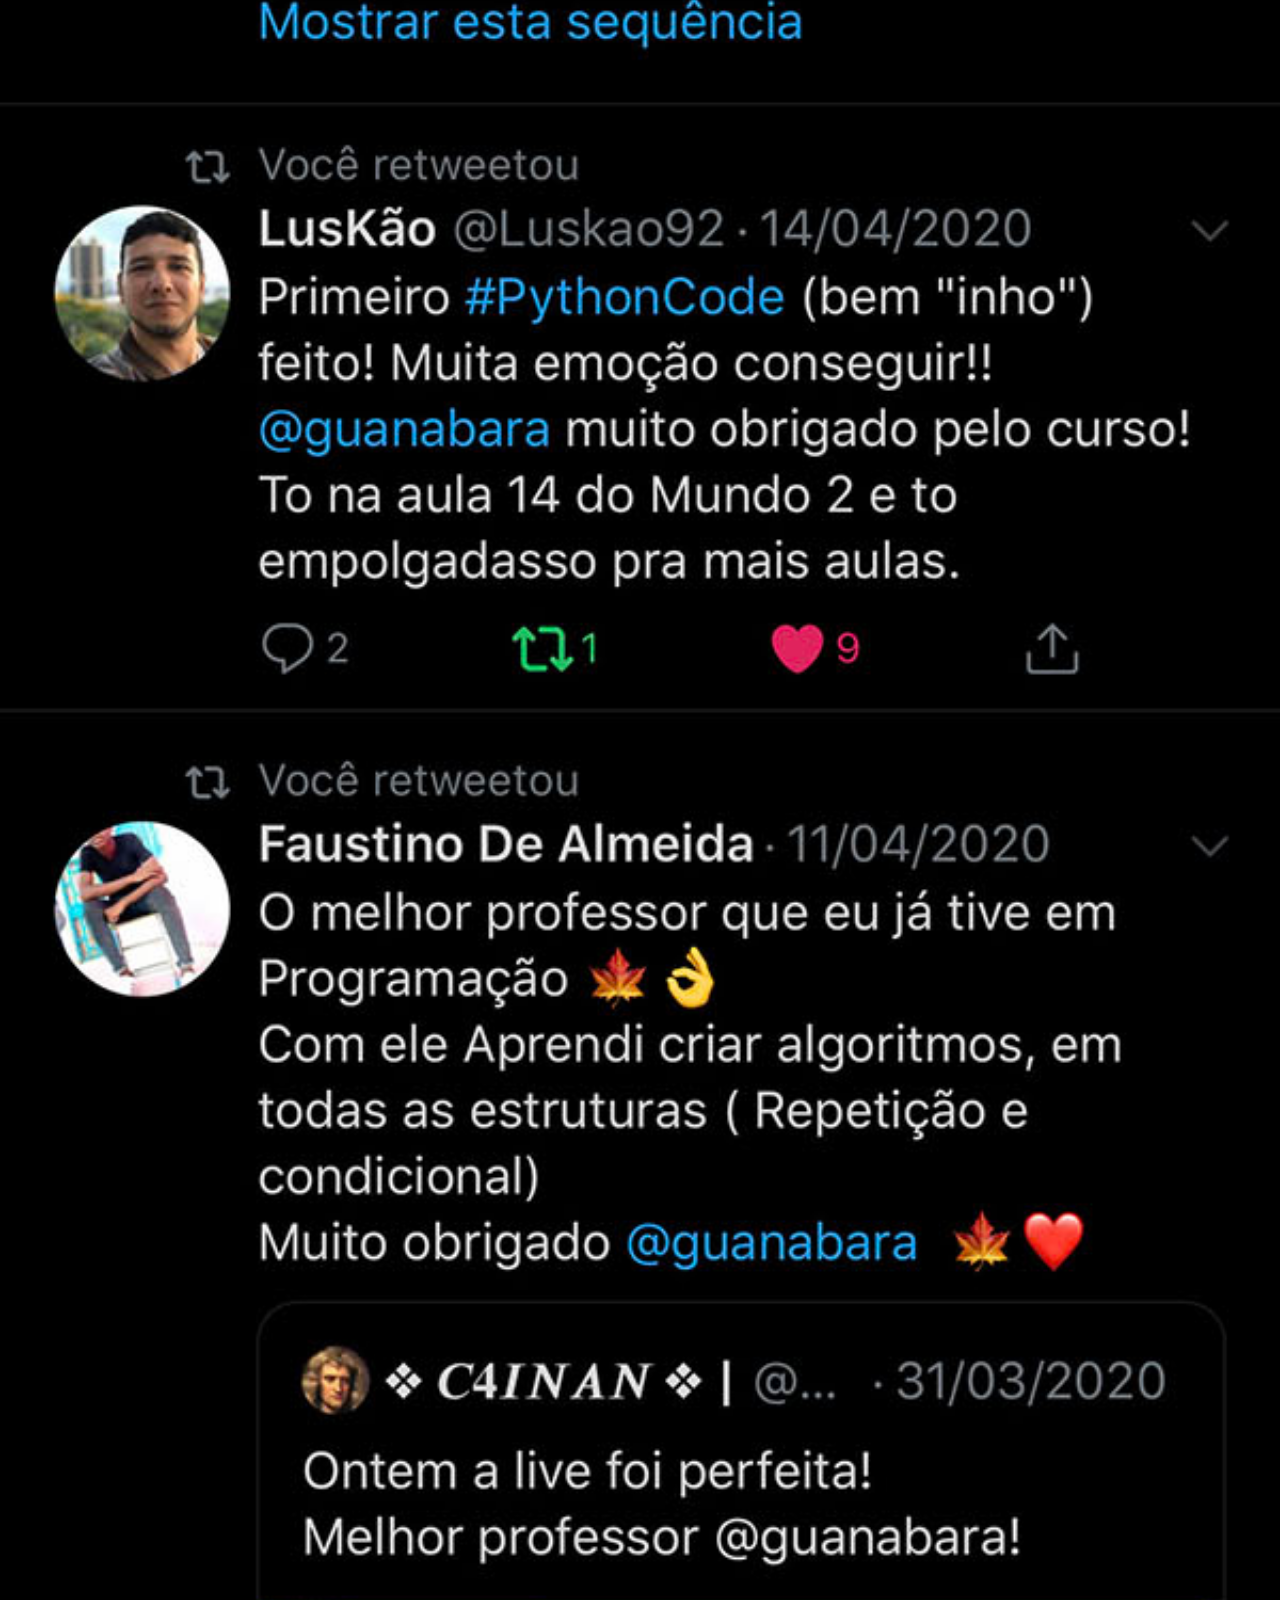
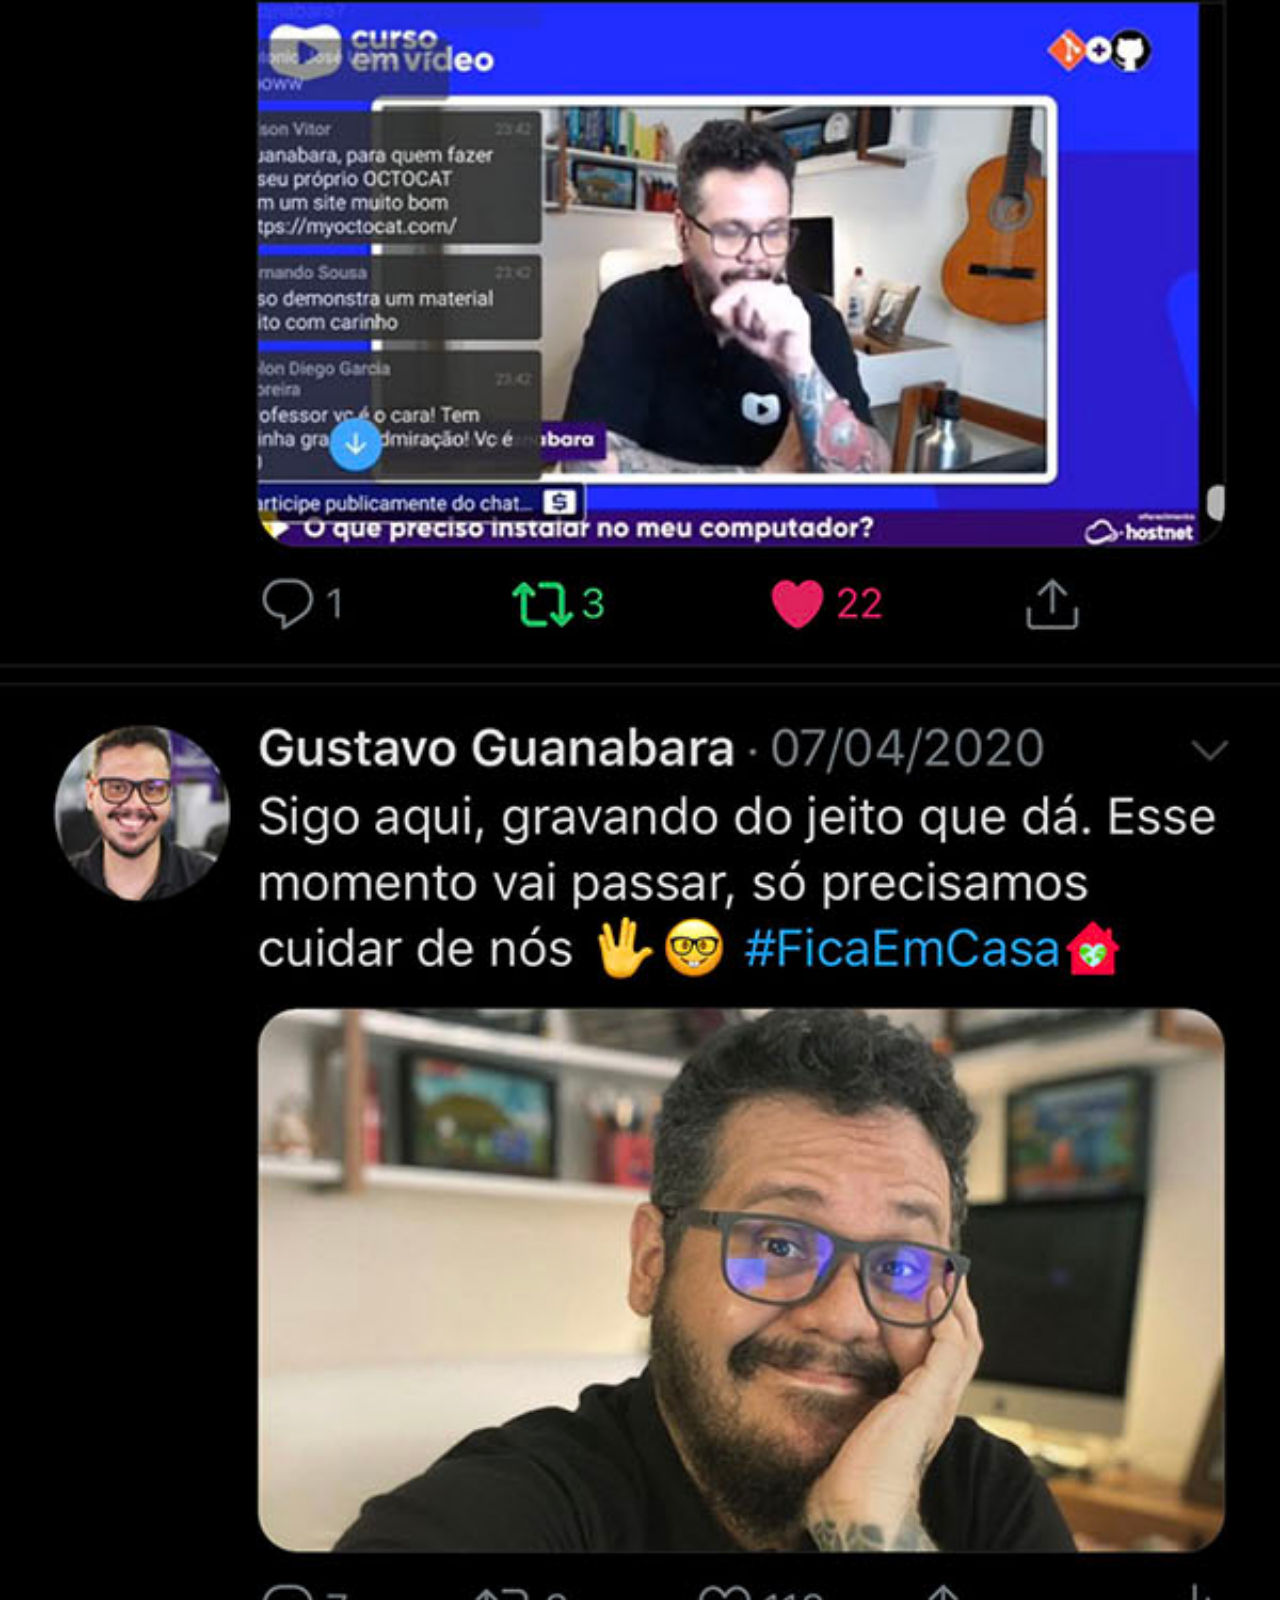
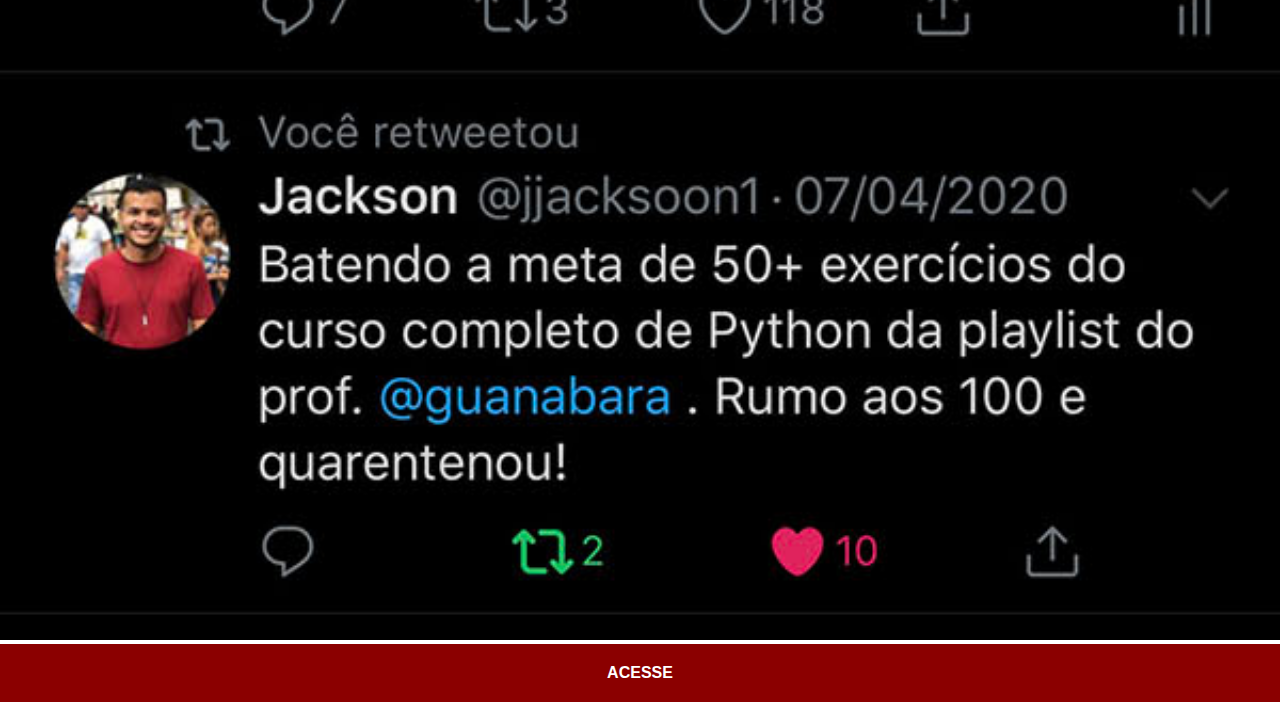
<file: x.html>
<!DOCTYPE html>
<html lang="pt-br">
<head>
    <meta charset="UTF-8">
    <meta name="viewport" content="width=device-width, initial-scale=1.0">
    <title>X</title>
    <link rel="stylesheet" href="estilos/social.css">
</head>
<body>
    <img src="imagens/tela-twitter.jpg" alt="X">
    <a href="https://twitter.com/home" target="_blank">ACESSE</a>
</body>
</html>
</file>
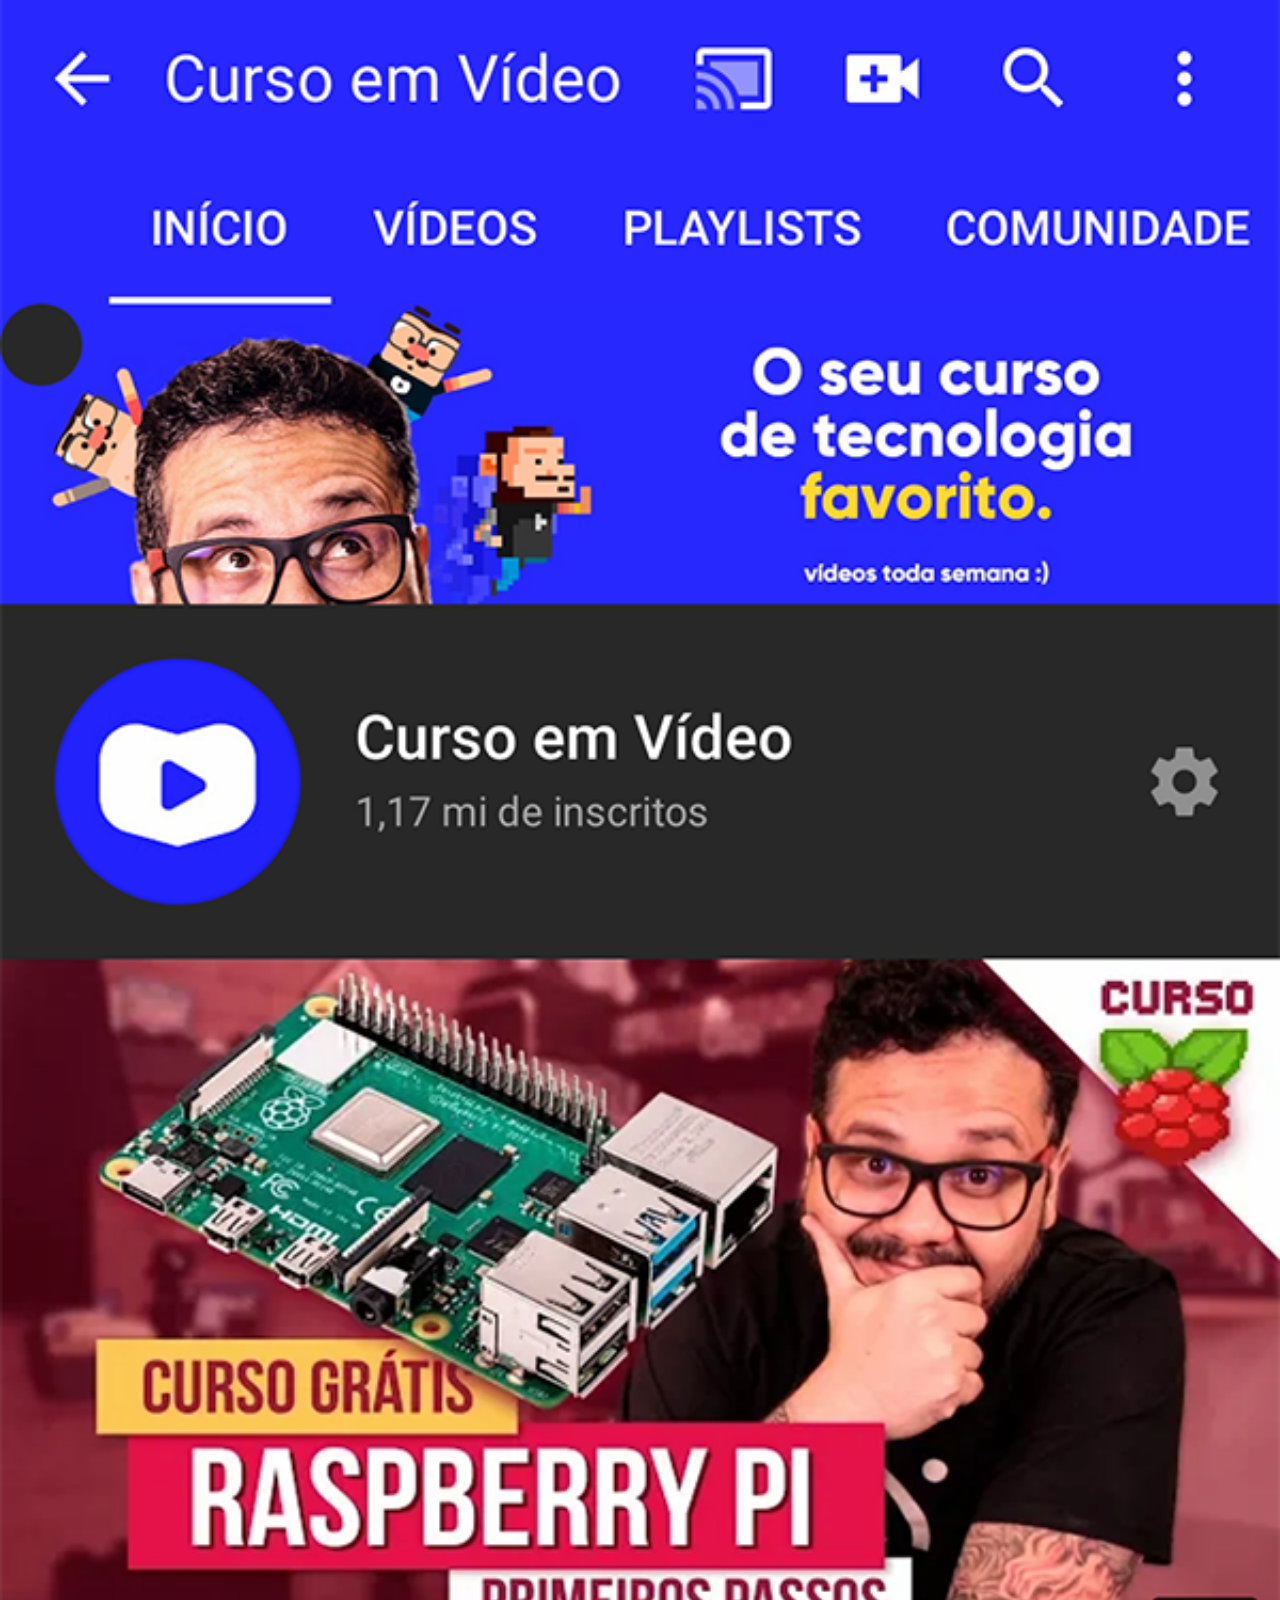
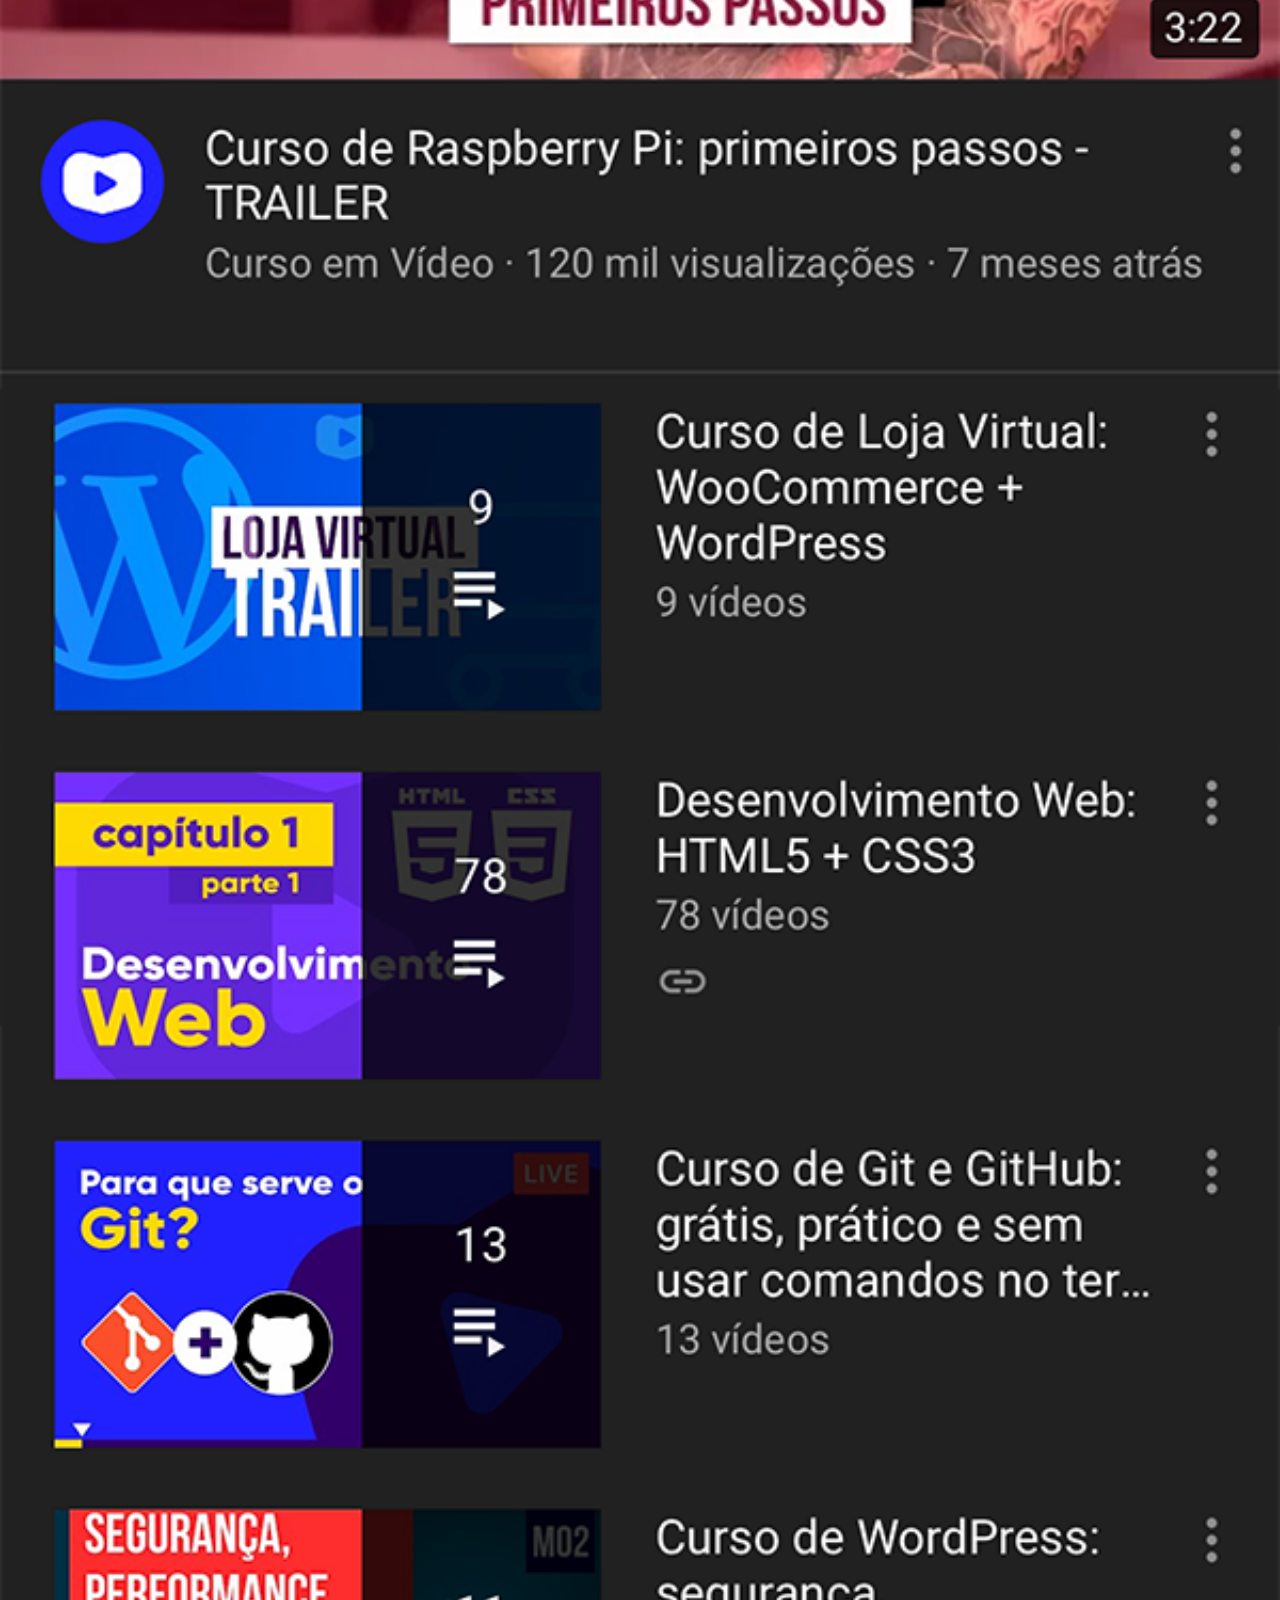
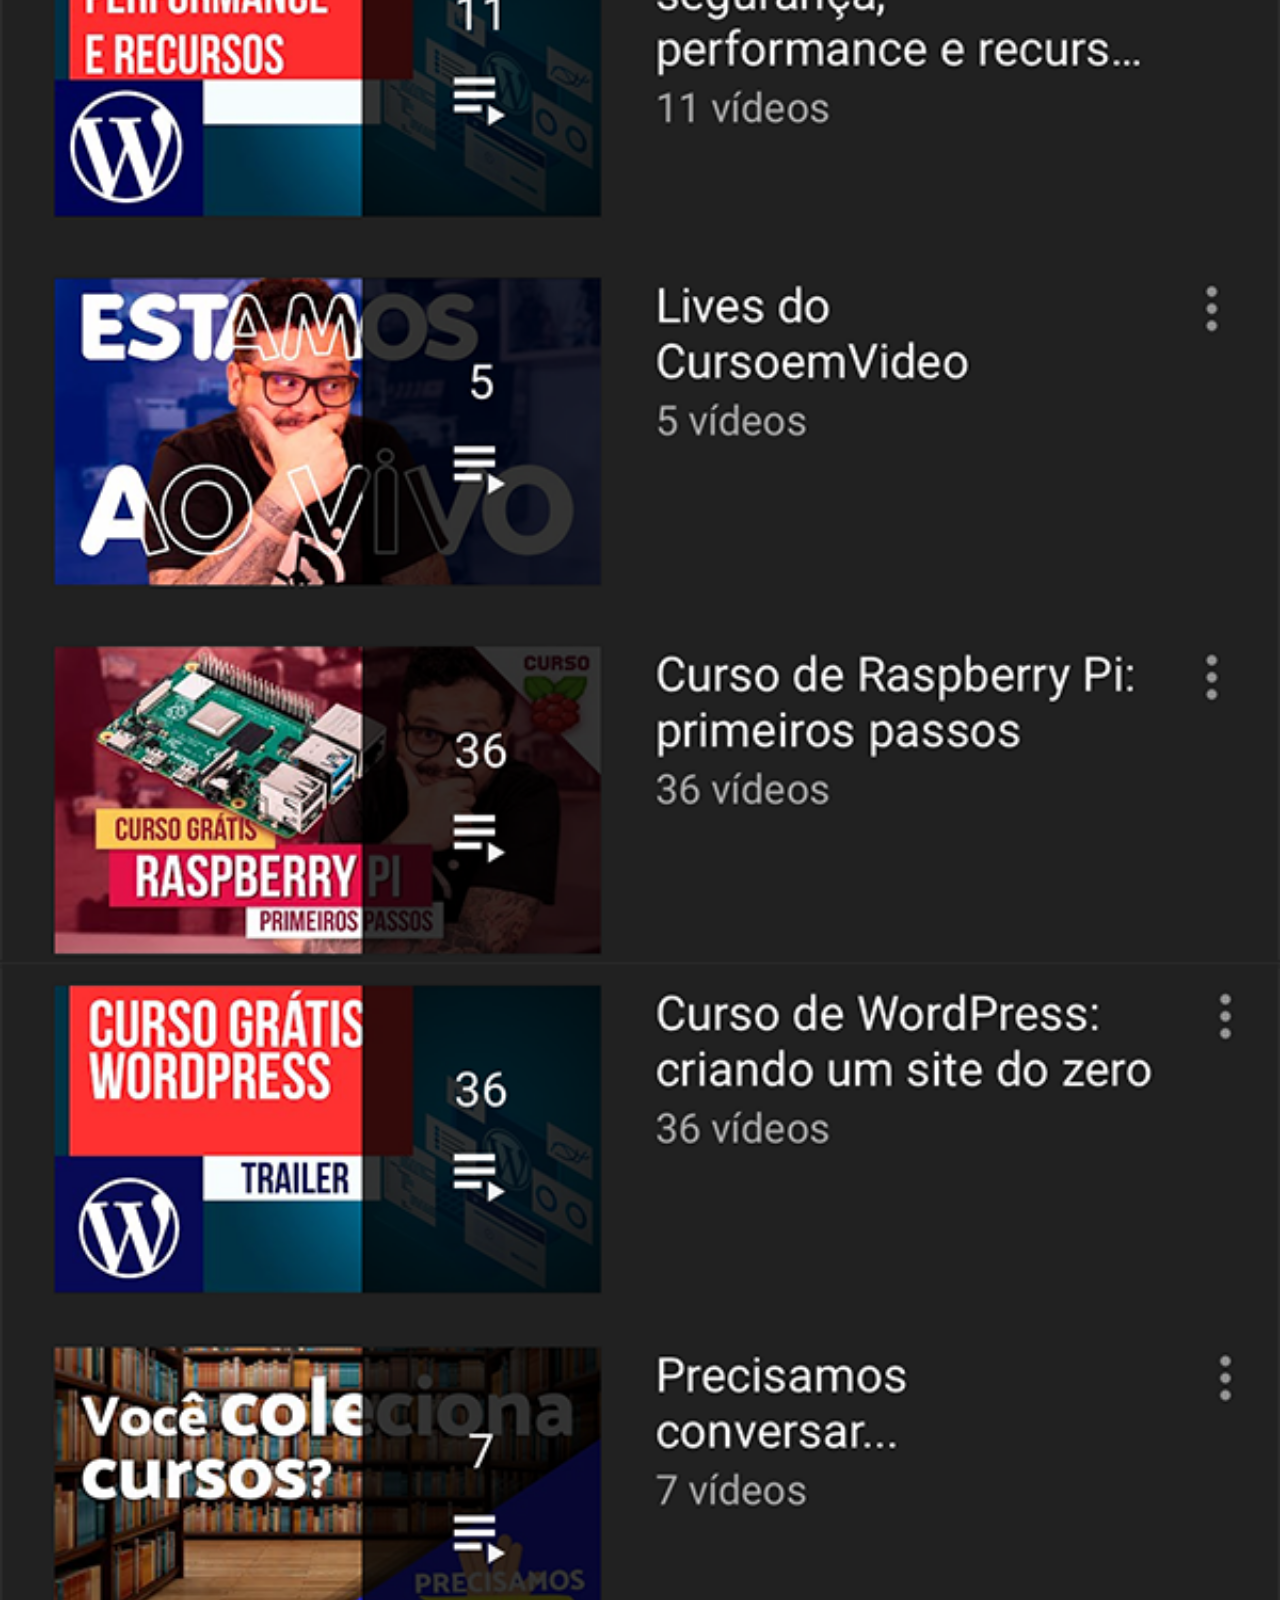
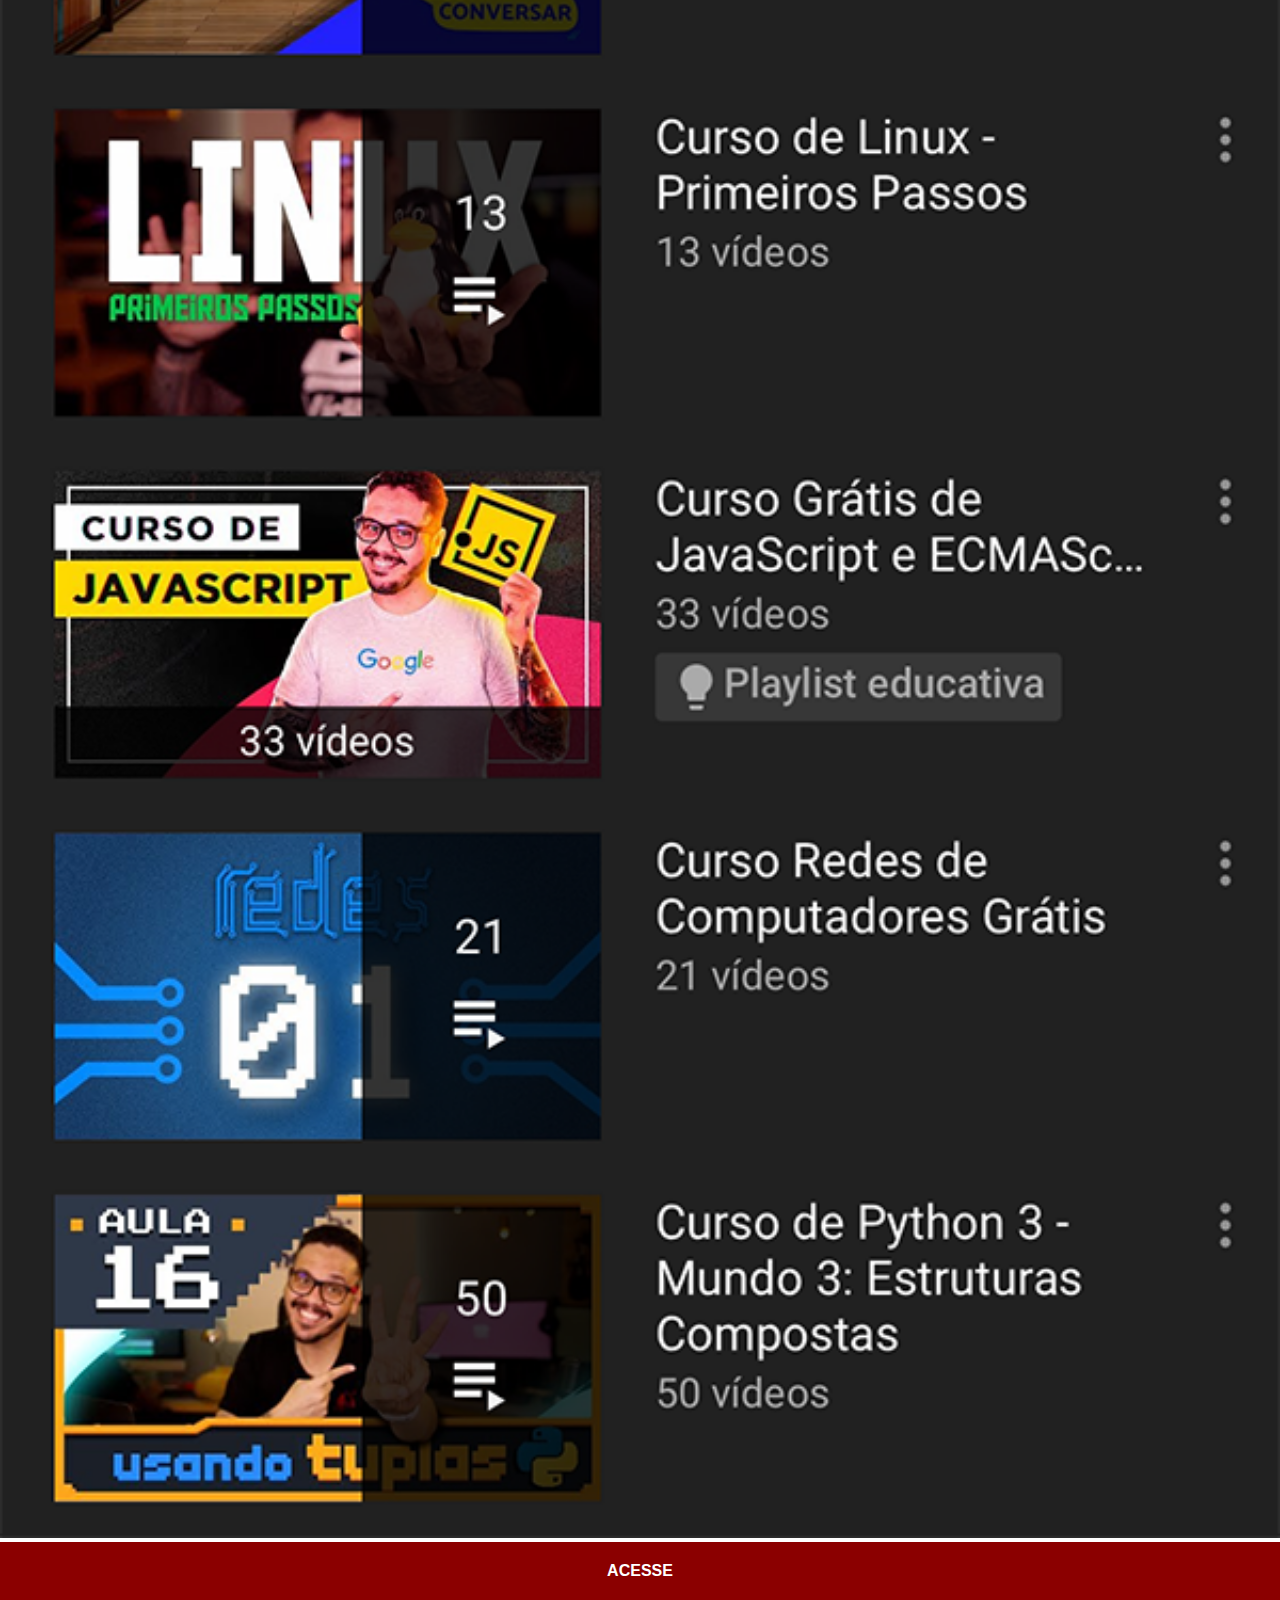
<file: youtube.html>
<!DOCTYPE html>
<html lang="pt-br">
<head>
    <meta charset="UTF-8">
    <meta name="viewport" content="width=device-width, initial-scale=1.0">
    <title>youtube</title>
    <link rel="stylesheet" href="estilos/social.css">
</head>
<body>
    <img src="imagens/tela-youtube.png" alt="Youtube">
    <a href="https://www.youtube.com/c/CursoemV%C3%ADdeo" target="_blank">ACESSE</a>
</body>
</html>
</file>
<file: estilos/style.css>
@charset "UTF-8";

* {
    margin: 0px;
    padding: 0px;
    font-family: Arial, Helvetica, sans-serif;
}

html, body {
    height: 100vh;
    width: 100vw;
    background-color: black;
}

body {
    background: url("../imagens/fundo-madeira.jpg") no-repeat top center;
    background-size: cover;
    background-attachment: fixed;
}

main {
    height: 100vh;
    position: relative;
}

section#telefone {
    position: absolute;
    top: 50%;
    left: 50%;
    transform: translate(-50%, -50%);

    height: 627px;
    width: 311px;
    background: url(../imagens/frame-iphone.png) no-repeat;

}

iframe#tela {
    position: relative;
    top: 80px;
    left: 22px;
    width: 267px;
    height: 471px;
    
}
section#redes-sociais {
    text-align: right;
}


section#redes-sociais img {
    width: 50px;
    margin: 10px;
    border-radius: 50%;
    box-shadow: 2px 2px 5px rgba(0, 0, 0, 0.493); 
    box-sizing: border-box;
}

section#redes-sociais img:hover {
    border: 2px solid rgba(255, 255, 255, 0.603);
    transform: translate(-3px, -3px);
    box-shadow: 5px 5px 10px rgba(0, 0, 0, 0.623);
    transition: transform 0.3s, border 0.5s;
}
</file>
<file: estilos/social.css>
@charset "UTF-8";

* {
    margin: 0px;
    padding: 0px;
    font-family: Arial, Helvetica, sans-serif;
}

::-webkit-scrollbar {
    width: 0px;
    height: 0px;
}
img {
    width: 100vw;
}

a {
    display: block;
    background-color: darkred;
    color: white;
    padding: 20px;
    text-align: center;
    font-weight: bolder;
    text-decoration: none;
}

a:hover {
    background-color: red;
}
</file>
